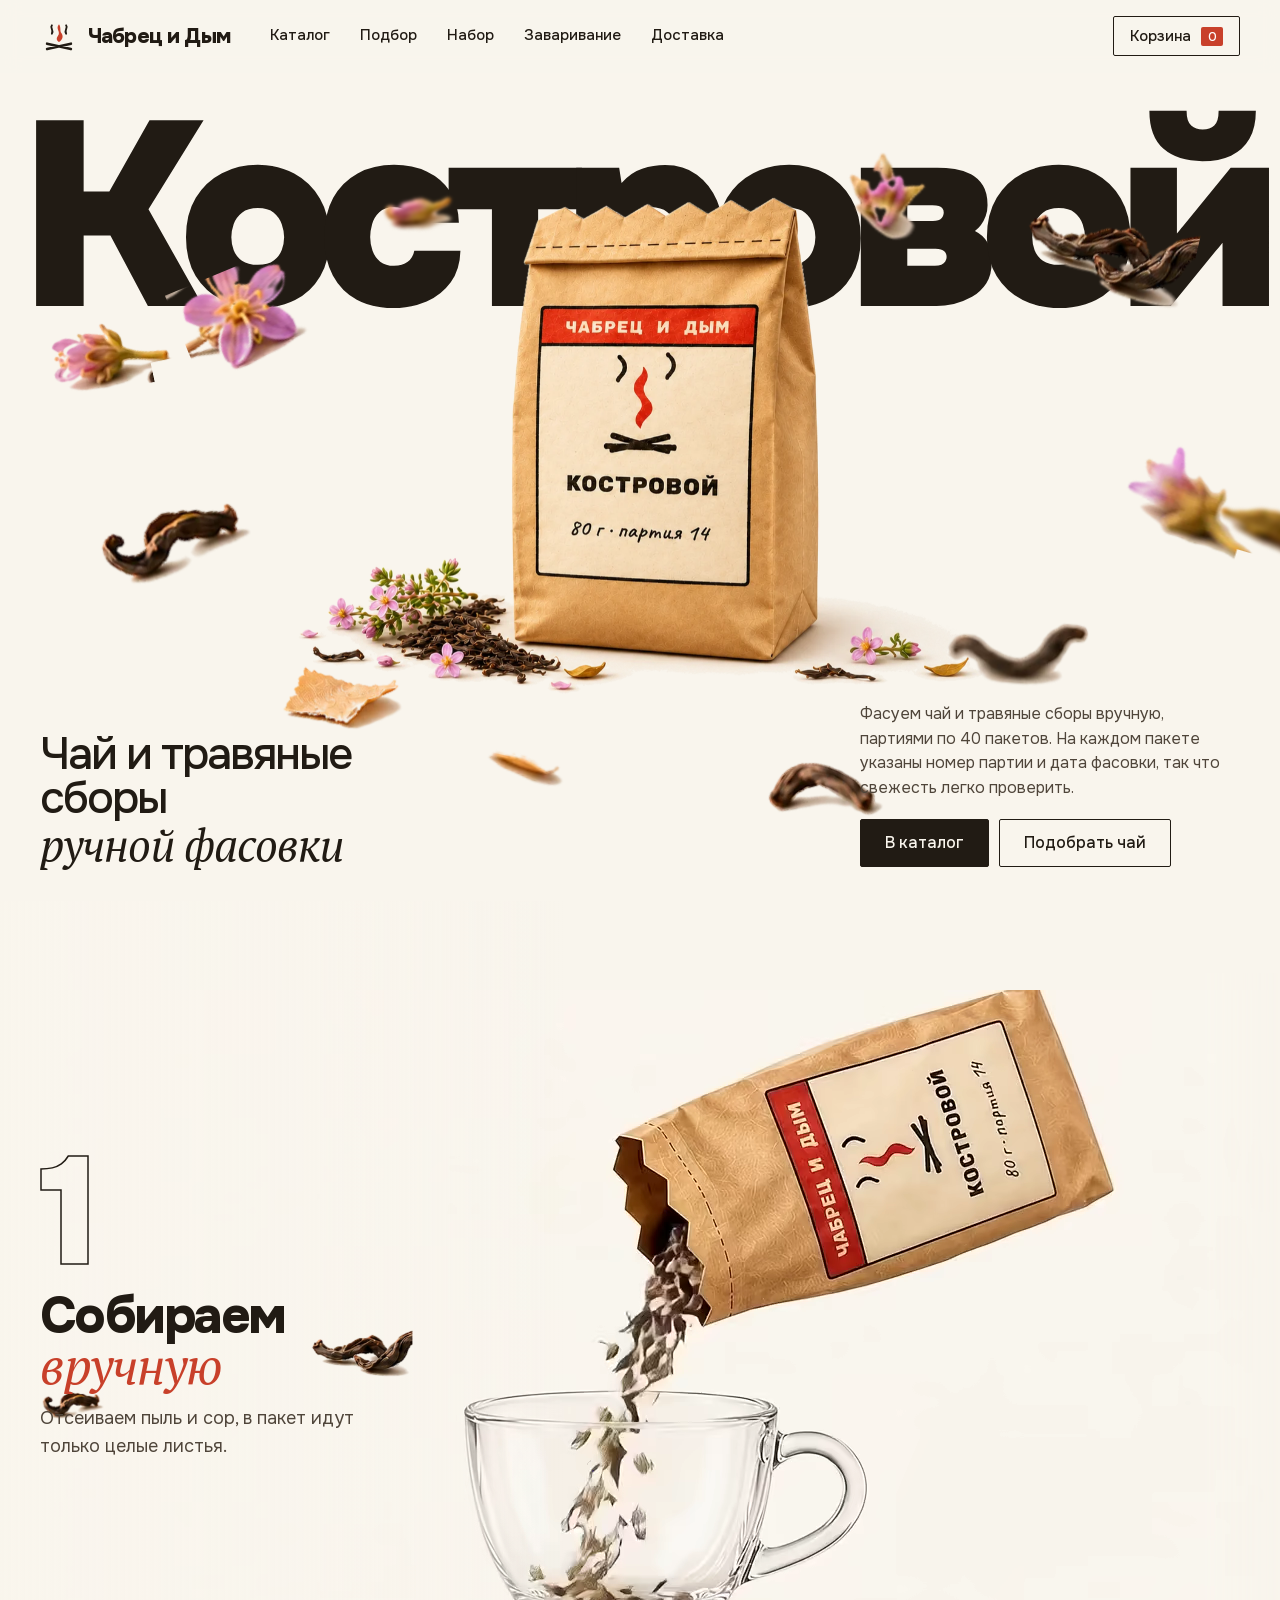
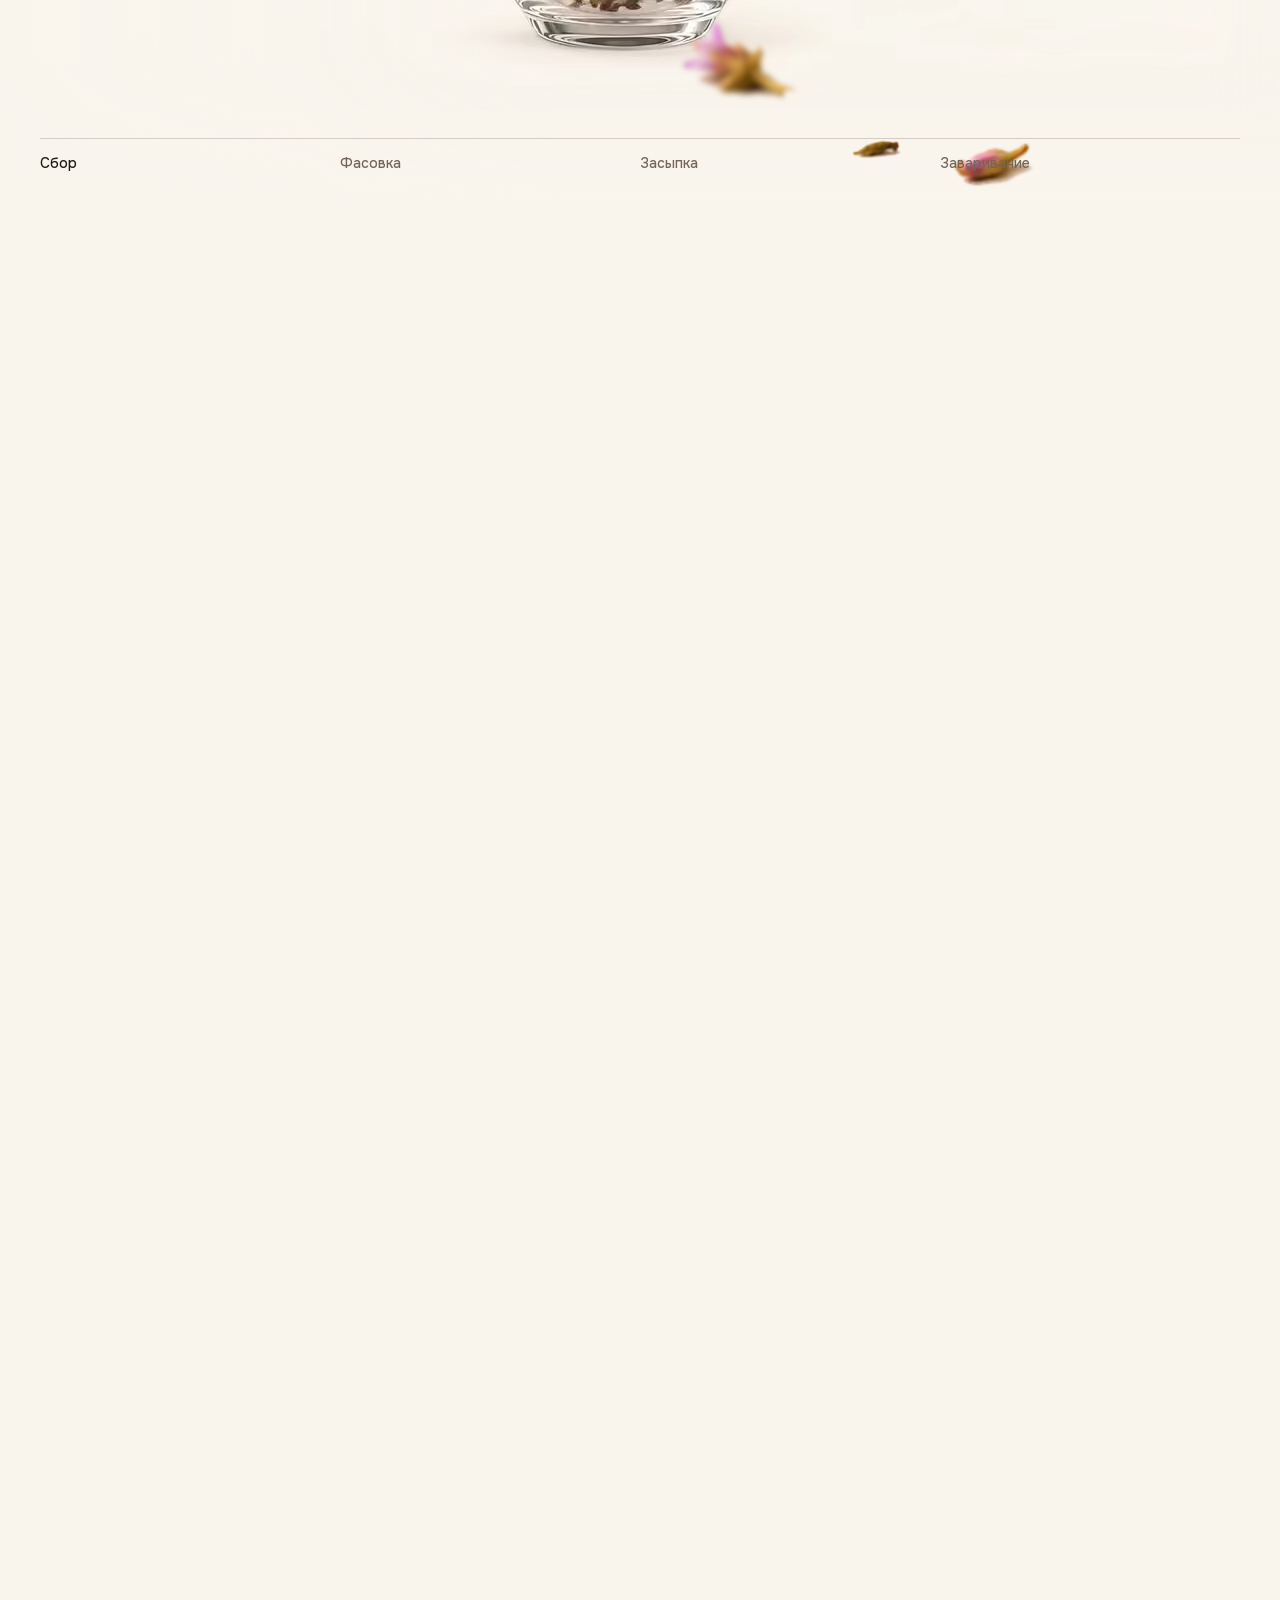
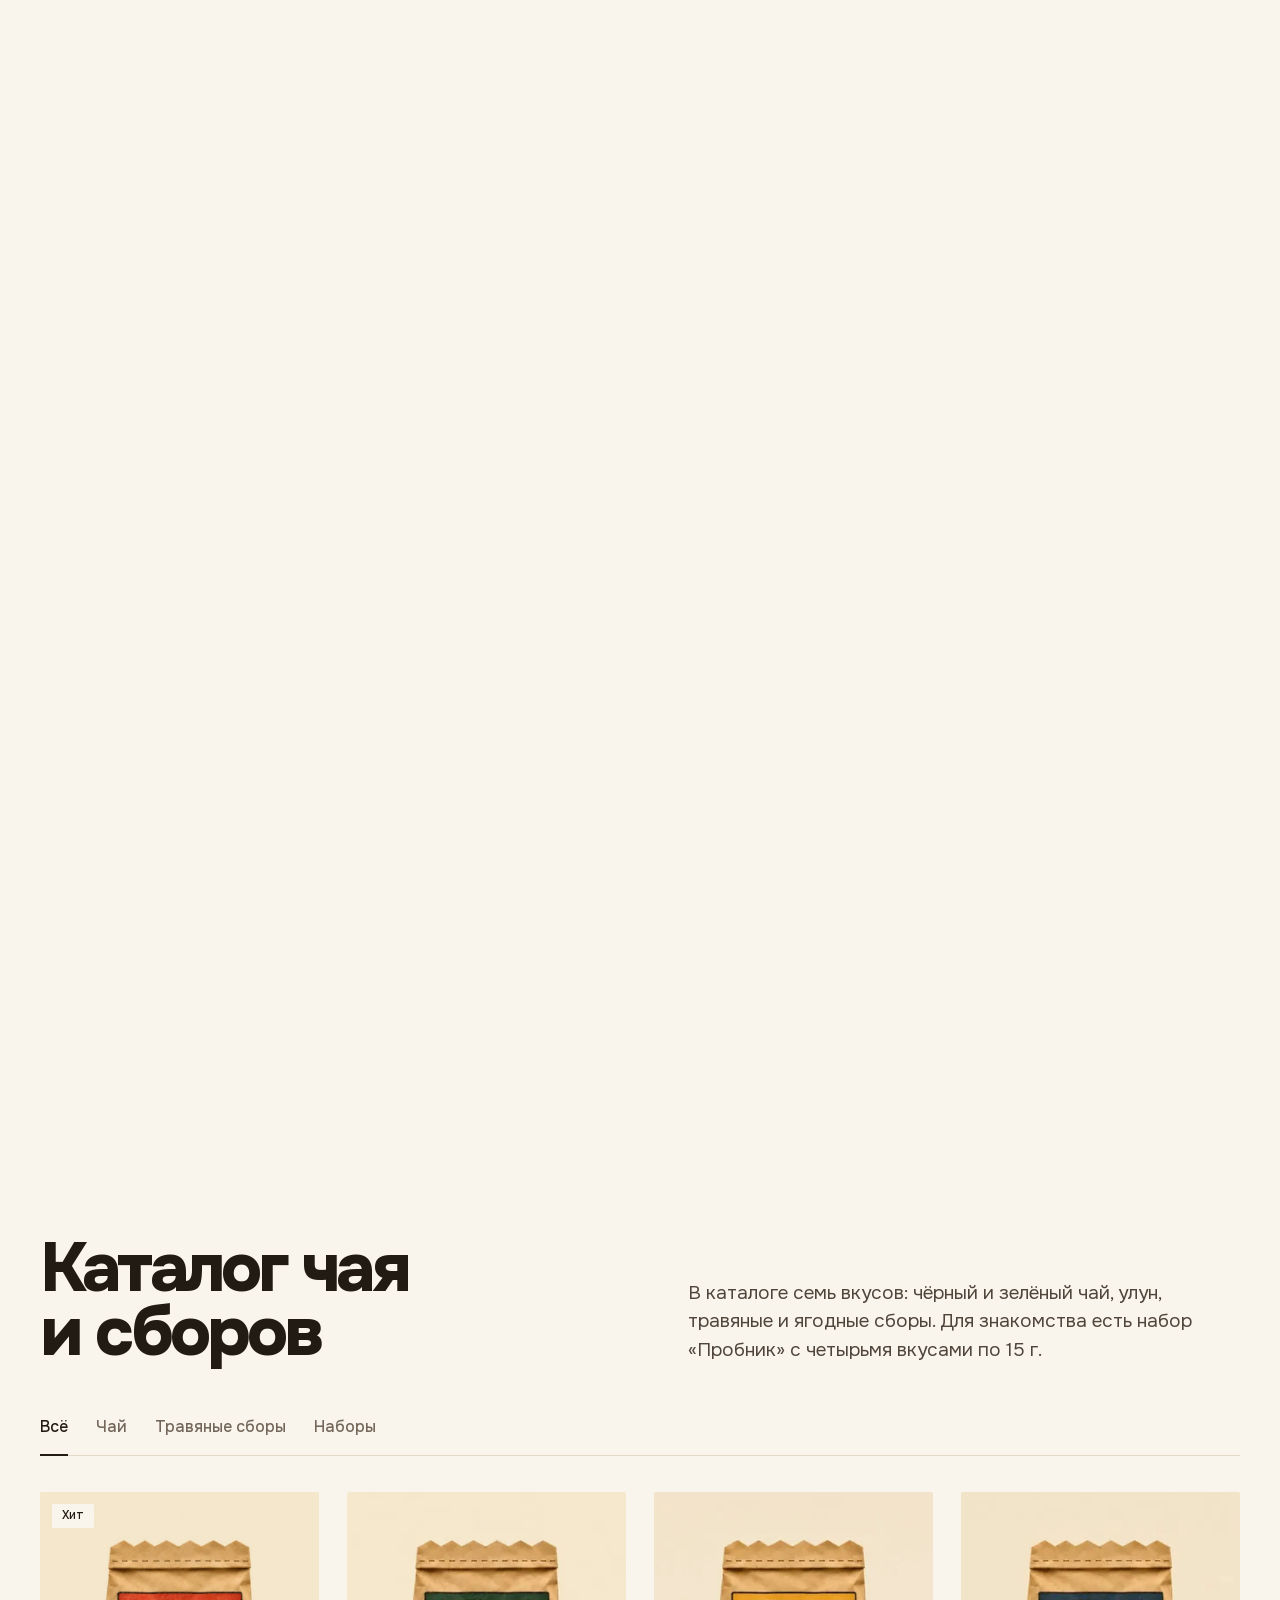
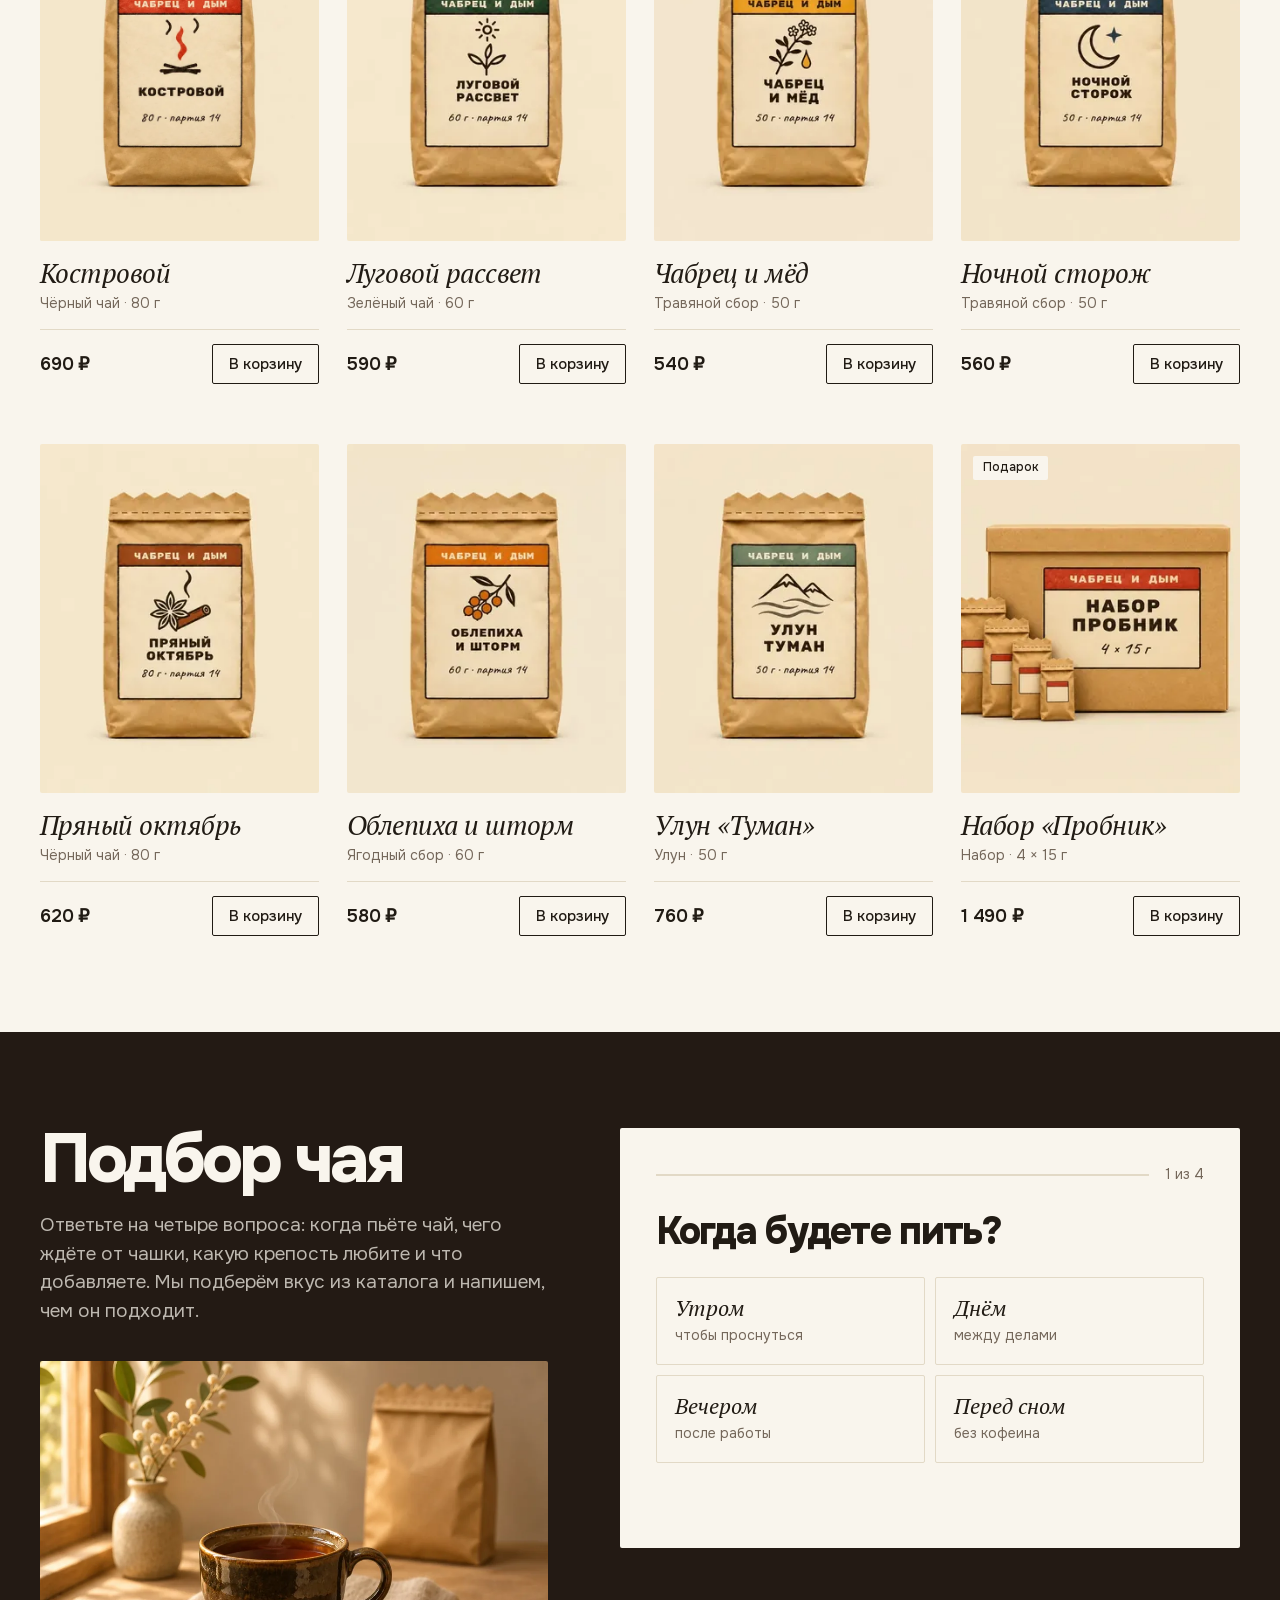
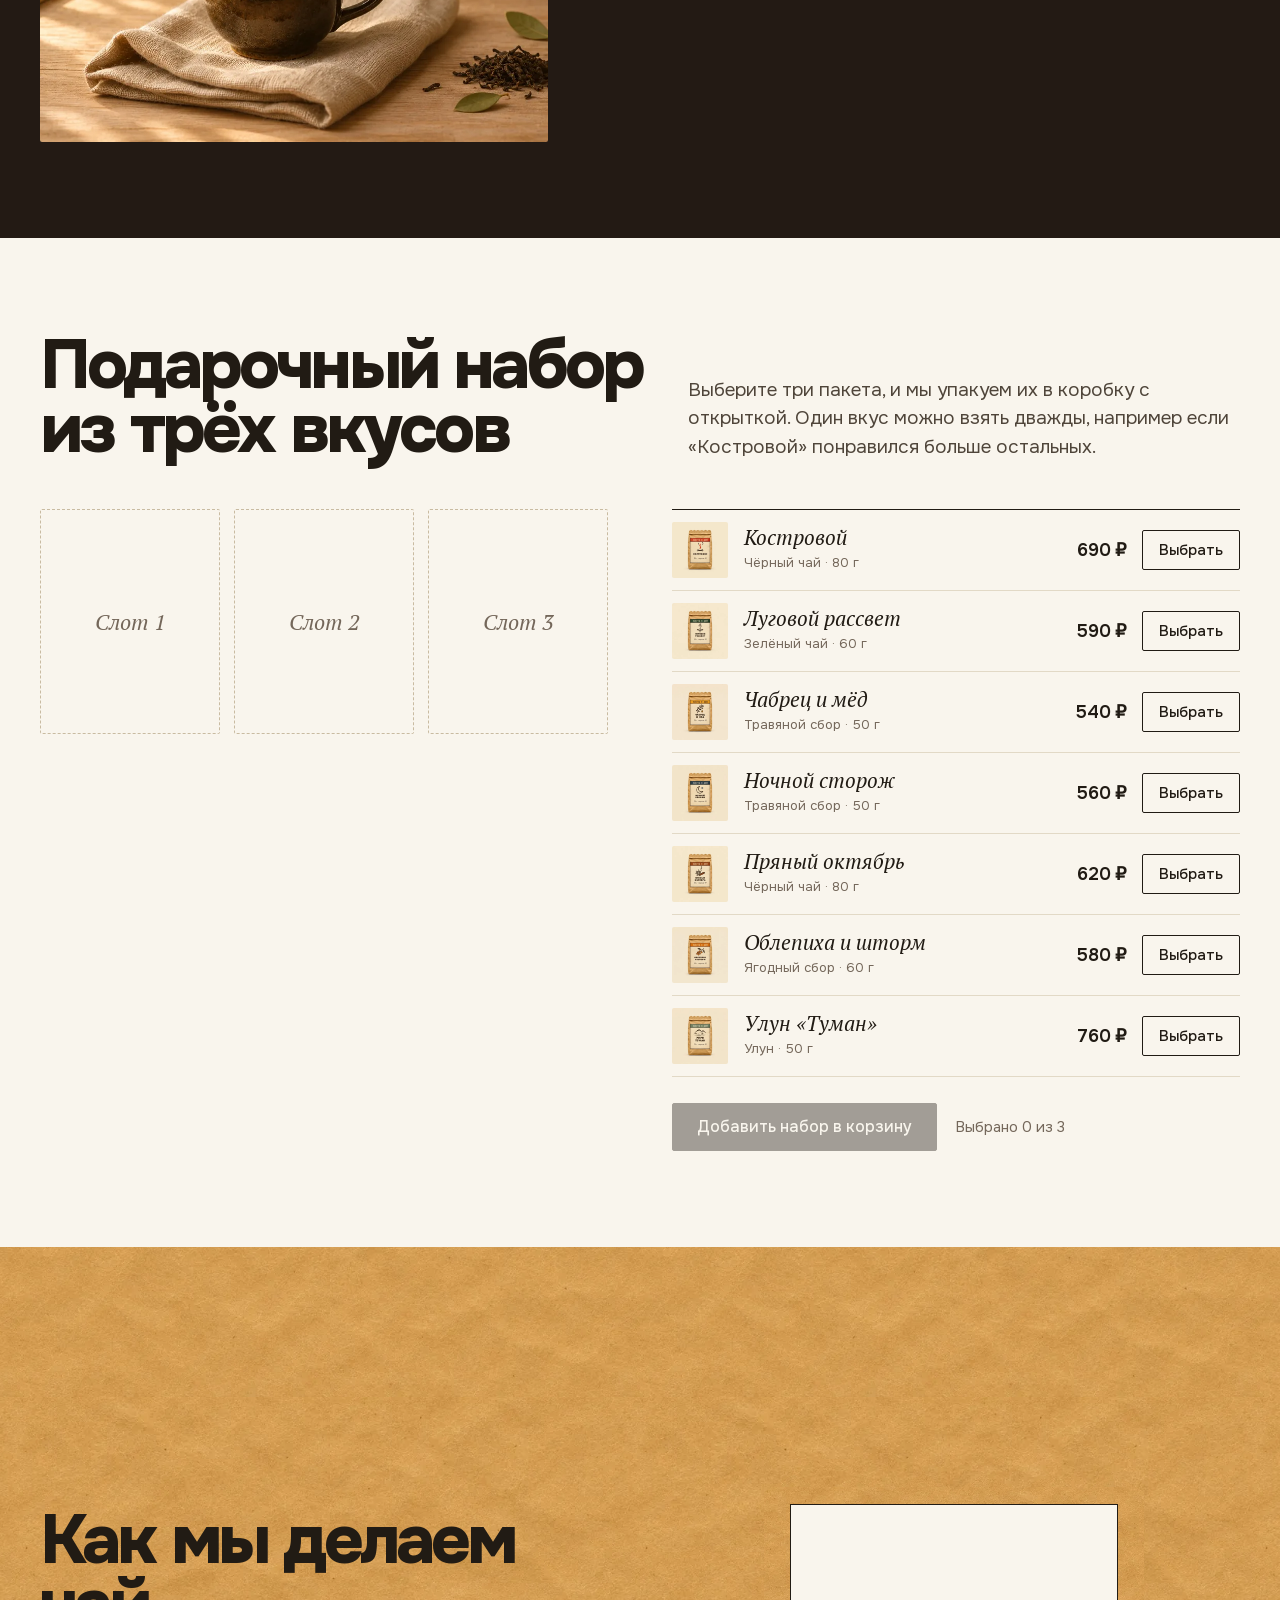
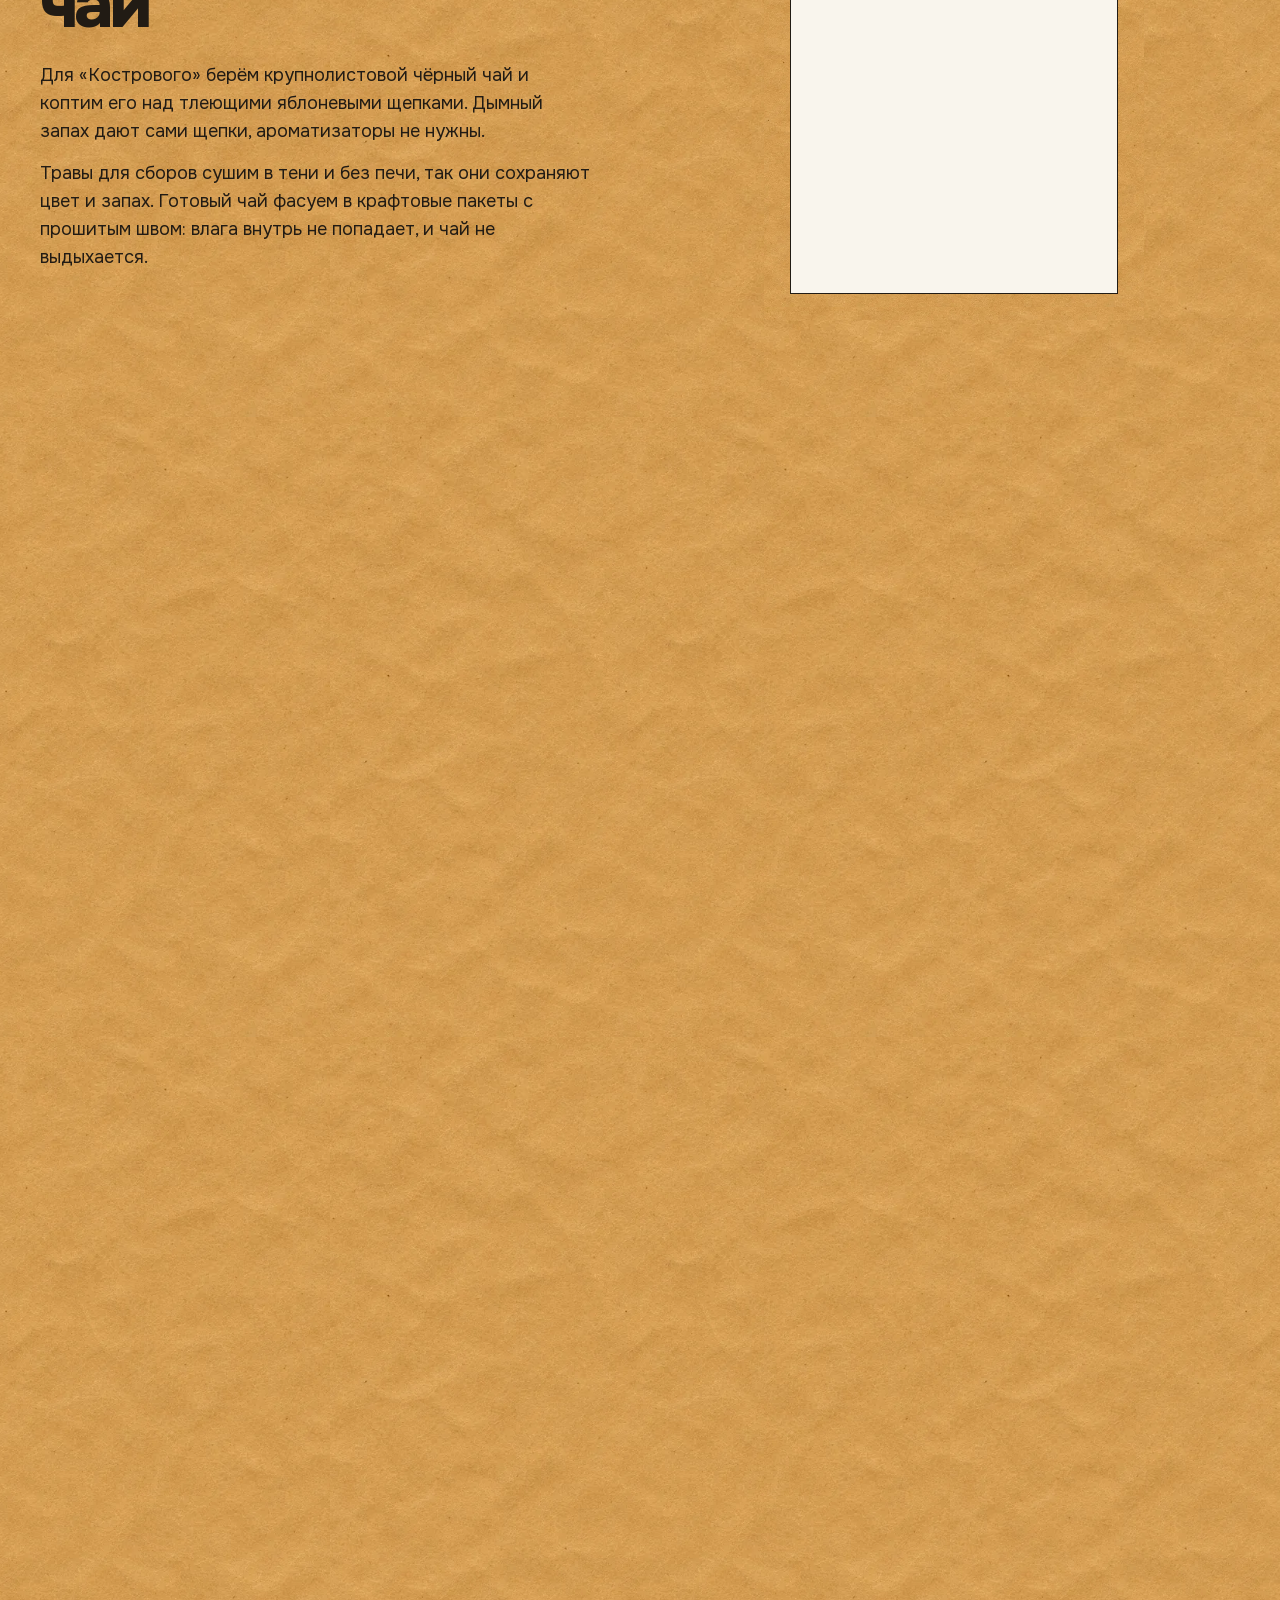
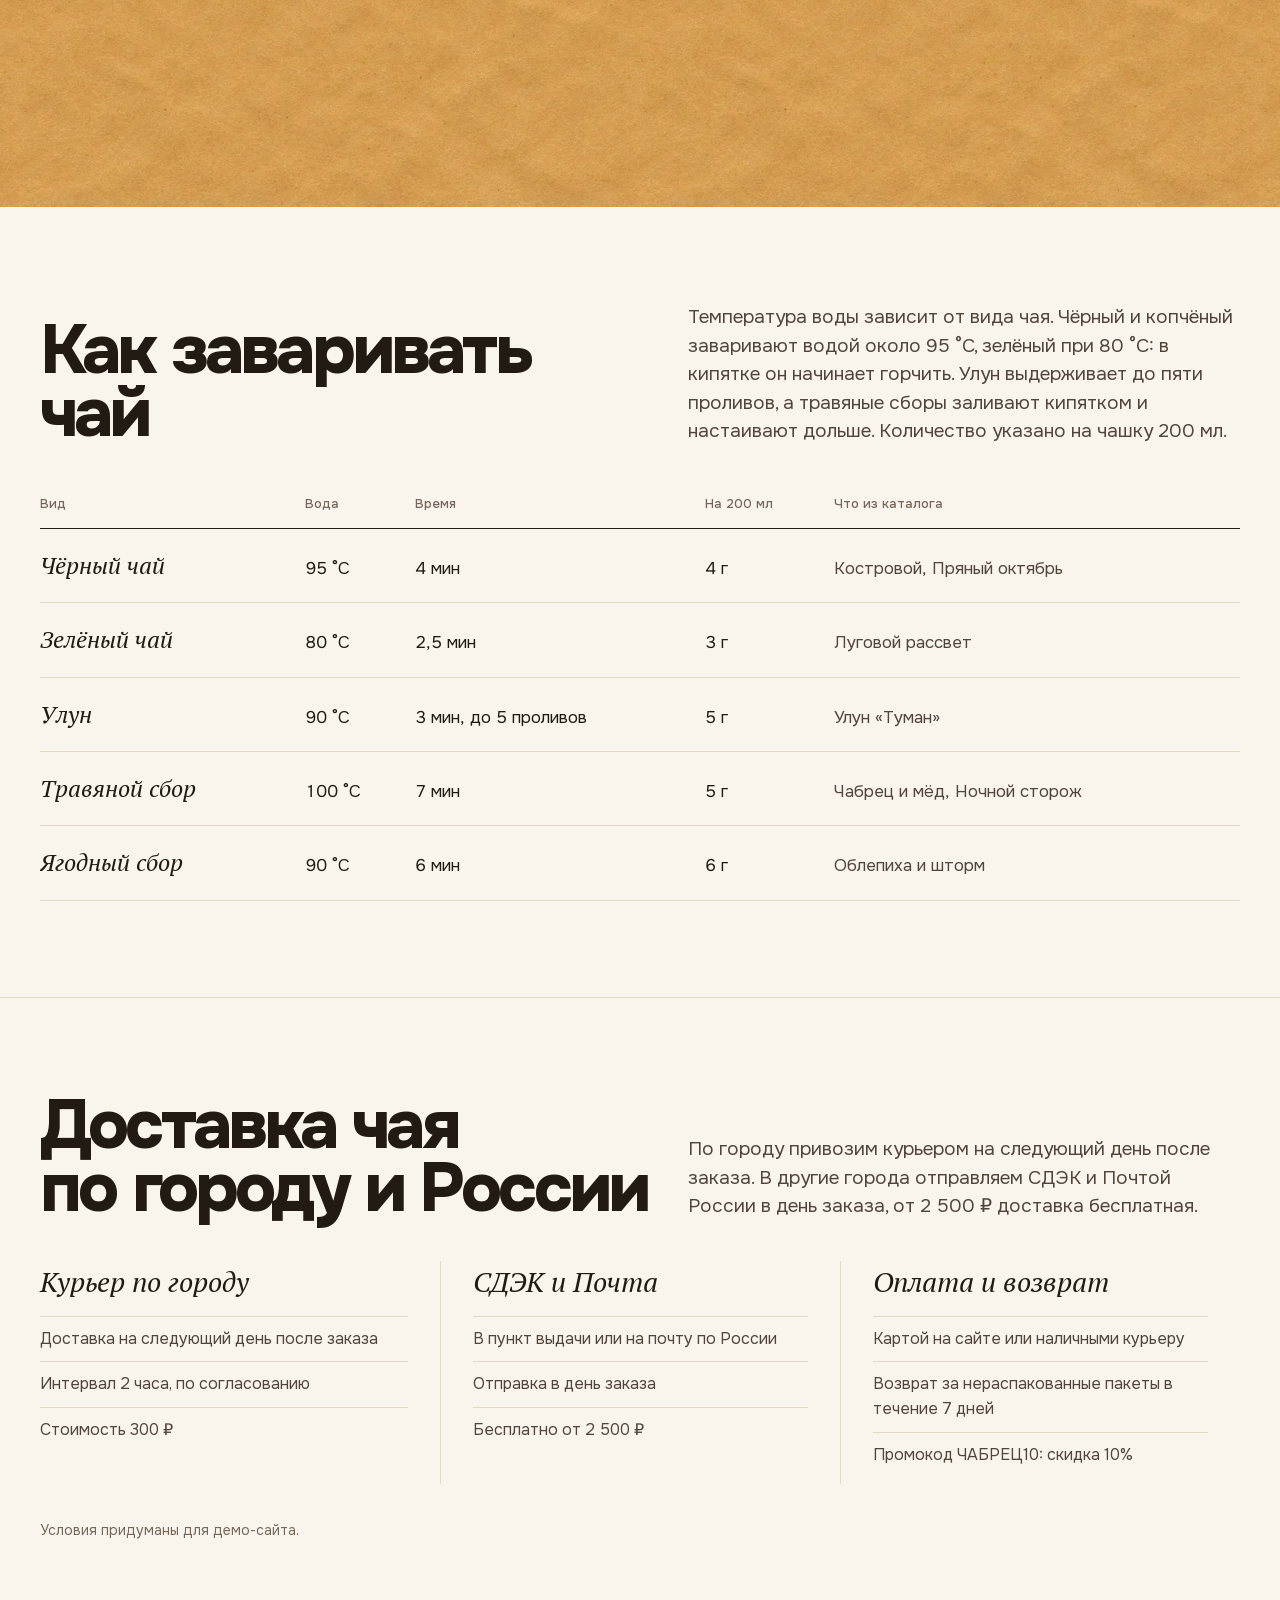
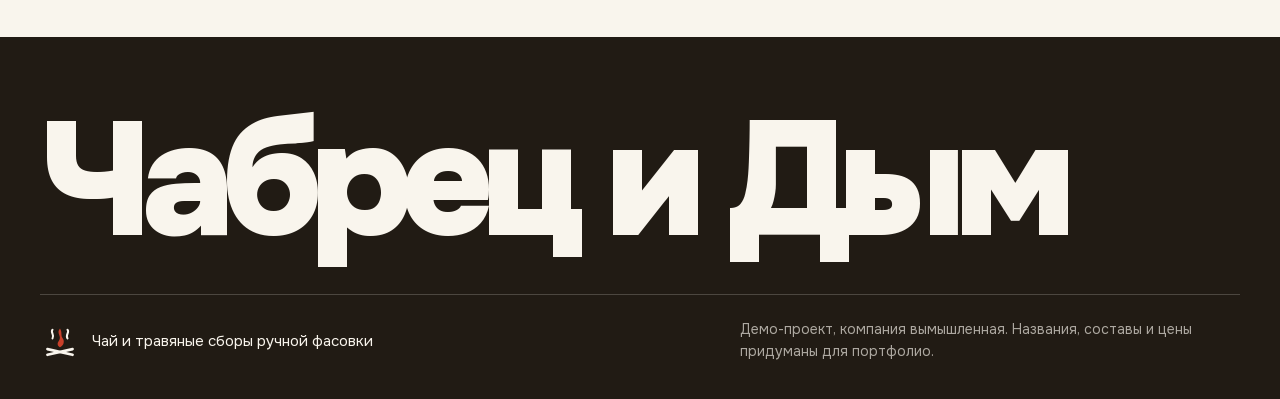
<file: index.html>
<!doctype html>
<html lang="ru">
<head>
<meta charset="utf-8">
<meta name="viewport" content="width=device-width, initial-scale=1">
<title>Чабрец и Дым — чай и травяные сборы</title>
<!--seo-->
<meta name="description" content="Чёрный чай, травяные и ягодные сборы ручной фасовки в крафтовых пакетах. «Костровой» копчёный над яблоневыми щепками. Демо-сайт, компания вымышленная.">
<link rel="canonical" href="https://souwerop-lab.github.io/chabrets-i-dym/index.html">
<meta property="og:type" content="website">
<meta property="og:locale" content="ru_RU">
<meta property="og:site_name" content="Чабрец и Дым">
<meta property="og:title" content="Чабрец и Дым — чай и травяные сборы ручной фасовки">
<meta property="og:description" content="Чёрный чай, травяные и ягодные сборы ручной фасовки в крафтовых пакетах. «Костровой» копчёный над яблоневыми щепками. Демо-сайт, компания вымышленная.">
<meta property="og:image" content="https://souwerop-lab.github.io/chabrets-i-dym/assets/og.jpg">
<meta property="og:image:width" content="1200"><meta property="og:image:height" content="630">
<meta name="twitter:card" content="summary_large_image">
<meta name="theme-color" content="#f9f5ed">
<script type="application/ld+json">{"@context":"https://schema.org","@graph":[{"@type":"Organization","name":"Чабрец и Дым","url":"https://souwerop-lab.github.io/chabrets-i-dym/index.html","logo":"https://souwerop-lab.github.io/chabrets-i-dym/assets/og.jpg"},{"@type":"ItemList","name":"Каталог","itemListElement":[{"@type":"ListItem","position":1,"url":"https://souwerop-lab.github.io/chabrets-i-dym/products/kostrovoy.html","name":"Костровой"},{"@type":"ListItem","position":2,"url":"https://souwerop-lab.github.io/chabrets-i-dym/products/lugovoy.html","name":"Луговой рассвет"},{"@type":"ListItem","position":3,"url":"https://souwerop-lab.github.io/chabrets-i-dym/products/chabrets.html","name":"Чабрец и мёд"},{"@type":"ListItem","position":4,"url":"https://souwerop-lab.github.io/chabrets-i-dym/products/storozh.html","name":"Ночной сторож"},{"@type":"ListItem","position":5,"url":"https://souwerop-lab.github.io/chabrets-i-dym/products/oktyabr.html","name":"Пряный октябрь"},{"@type":"ListItem","position":6,"url":"https://souwerop-lab.github.io/chabrets-i-dym/products/oblepiha.html","name":"Облепиха и шторм"},{"@type":"ListItem","position":7,"url":"https://souwerop-lab.github.io/chabrets-i-dym/products/tuman.html","name":"Улун «Туман»"},{"@type":"ListItem","position":8,"url":"https://souwerop-lab.github.io/chabrets-i-dym/products/probnik.html","name":"Набор «Пробник»"}]}]}</script>
<!--/seo-->
<link rel="preload" href="assets/fonts/Onest-normal-cyrillic-0.woff2" as="font" type="font/woff2" crossorigin>
<link rel="preload" href="assets/fonts/Onest-normal-latin-1.woff2" as="font" type="font/woff2" crossorigin>
<link rel="preload" href="assets/cut/hero-pack-560.webp" as="image" media="(max-width: 900px)">
<link rel="preload" href="assets/cut/hero-pack.webp" as="image" media="(min-width: 901px)">
<link rel="icon" href="assets/favicon.svg" type="image/svg+xml">
<link rel="stylesheet" href="assets/fonts.css?v=mwq3lc2l">
<link rel="stylesheet" href="style.css?v=mwq3lc2l">
</head>
<body>
<a class="skip" href="#main">К содержанию</a>

<svg width="0" height="0" style="position:absolute" aria-hidden="true" focusable="false">
  <defs>
    <symbol id="fire" viewBox="0 0 64 64">
      <path d="M20 14c-4 4 4 8 0 14M44 14c4 4-4 8 0 14" fill="none" stroke="currentColor" stroke-width="3.2" stroke-linecap="round"/>
      <path d="M32 12c-7 8 4 12-2 20-3 4-2 8 2 10 6-3 8-10 4-15-3-4 0-9-4-15z" fill="#c8402a"/>
      <path d="M12 54l40-9M12 45l40 9" stroke="currentColor" stroke-width="4.5" stroke-linecap="round"/>
    </symbol>
    <symbol id="leaf" viewBox="0 0 24 40">
      <path d="M12 1C2 12 2 28 12 39 22 28 22 12 12 1z" fill="currentColor"/>
    </symbol>
  </defs>
</svg>

<header class="top" id="top">
  <div class="wrap top-in">
    <a class="logo" href="./" id="logoTop" aria-label="Чабрец и Дым — наверх">
      <svg viewBox="0 0 64 64" aria-hidden="true"><use href="#fire"/></svg>
      <span>Чабрец и Дым</span>
    </a>
    <nav class="nav" id="nav" aria-label="Разделы">
      <a href="#catalog">Каталог</a>
      <a href="#quiz">Подбор</a>
      <a href="#set">Набор</a>
      <a href="#brew">Заваривание</a>
      <a href="#delivery">Доставка</a>
    </nav>
    <div class="top-act">
      <button class="cart-btn" id="cartOpen">Корзина <span class="cart-count" id="cartCount">0</span></button>
      <button class="menu-btn" id="menuBtn" aria-label="Меню" aria-expanded="false">Меню</button>
    </div>
  </div>
</header>

<main id="main">

<!-- ПЕРВЫЙ ЭКРАН -->
<section class="hero" id="hero">
  <div class="hero-word" id="heroWord" aria-hidden="true">Костровой</div>
  <div class="hero-floats" id="heroFloats" aria-hidden="true"></div>
  <img class="hero-pack" id="heroPack" src="assets/cut/hero-pack.webp" srcset="assets/cut/hero-pack-560.webp 560w, assets/cut/hero-pack.webp 1128w" sizes="(max-width: 900px) 118vw, 60vh" width="1128" height="819" alt="Пакет чая «Костровой» ручной фасовки, рядом рассыпанный чай и веточки чабреца" fetchpriority="high">
  <div class="wrap hero-bottom">
    <h1 class="hero-title">Чай и травяные сборы <em>ручной фасовки</em></h1>
    <div class="hero-side">
      <p>Фасуем чай и травяные сборы вручную, партиями по 40 пакетов. На каждом пакете указаны номер партии и дата фасовки, так что свежесть легко проверить.</p>
      <div class="hero-actions">
        <a class="btn btn-dark" href="#catalog">В каталог</a>
        <a class="btn btn-line" href="#quiz">Подобрать чай</a>
      </div>
    </div>
  </div>
</section>

<!-- ИСТОРИЯ: видео на весь экран идёт по прокрутке -->
<section class="story" id="story" aria-label="Как делается чай «Костровой»">
  <div class="story-track" id="storyTrack">
    <div class="story-sticky">
      <video class="story-video" id="storyVideo" muted playsinline preload="auto" poster="assets/video/story-poster.webp" aria-label="Чай собирают, фасуют в крафтовый пакет и заваривают"></video>
      <div class="story-shade" aria-hidden="true"></div>
      <div class="story-floats" id="storyFloats" aria-hidden="true"></div>
      <ol class="story-steps" id="storySteps">
        <li class="story-step" data-from="0" data-to=".255">
          <span class="story-n">1</span>
          <h2>Собираем <em>вручную</em></h2>
          <p>Отсеиваем пыль и сор, в пакет идут только целые листья.</p>
        </li>
        <li class="story-step" data-from=".255" data-to=".508">
          <span class="story-n">2</span>
          <h2>Фасуем <em>в крафт</em></h2>
          <p>Шов прошиваем, чтобы чай не выдыхался. На пакете номер партии и дата фасовки.</p>
        </li>
        <li class="story-step" data-from=".508" data-to=".762">
          <span class="story-n">3</span>
          <h2>4 г <em>на чашку</em></h2>
          <p>Чайная ложка с горкой на 200 мл воды.</p>
        </li>
        <li class="story-step" data-from=".762" data-to="1.01">
          <span class="story-n">4</span>
          <h2>95 °C, <em>4 минуты</em></h2>
          <p>После кипения дайте воде постоять минуту. Дольше пяти минут чай начинает горчить.</p>
        </li>
      </ol>
      <div class="story-bar" aria-hidden="true">
        <span>Сбор</span><span>Фасовка</span><span>Засыпка</span><span>Заваривание</span>
        <i class="story-fill" id="storyFill"></i>
      </div>
      <aside class="story-card" id="storyCard">
        <img src="assets/pack-kostrovoy.webp" width="1000" height="1000" alt="Пакет чая «Костровой»" loading="lazy">
        <div>
          <h3><em>Костровой</em></h3>
          <p class="story-card-meta">Чёрный чай, копчение яблоневыми щепками · 80 г</p>
          <div class="story-card-act"><b class="price">690 ₽</b><button class="btn btn-dark btn-sm" id="storyAdd">В корзину</button></div>
        </div>
      </aside>
    </div>
  </div>
</section>

<!-- КАТАЛОГ -->
<section class="sec" id="catalog" data-label="Каталог">
  <div class="wrap">
    <div class="sec-head">
      <h2>Каталог чая и&nbsp;сборов</h2>
      <p class="lede">В каталоге семь вкусов: чёрный и зелёный чай, улун, травяные и ягодные сборы. Для знакомства есть набор «Пробник» с четырьмя вкусами по 15 г.</p>
    </div>
    <div class="filters" id="filters" role="tablist" aria-label="Категории"></div>
    <div class="grid" id="grid"></div>
  </div>
</section>

<!-- ПОДБОР (тёмная полоса) -->
<section class="sec sec-smoke" id="quiz" data-label="Подбор чая">
  <div class="wrap quiz-in">
    <div class="sec-head">
      <h2>Подбор чая</h2>
      <p class="lede">Ответьте на четыре вопроса: когда пьёте чай, чего ждёте от чашки, какую крепость любите и что добавляете. Мы подберём вкус из каталога и напишем, чем он подходит.</p>
      <figure class="quiz-photo"><img src="assets/mood-cup.webp" width="1000" height="750" alt="Чашка чёрного чая на льняной салфетке" loading="lazy">
        <div class="steam" aria-hidden="true"><i></i><i></i><i></i></div></figure>
    </div>
    <div class="quiz-card" id="quizCard" aria-live="polite"></div>
  </div>
</section>

<!-- НАБОР -->
<section class="sec" id="set" data-label="Набор из трёх">
  <div class="wrap">
    <div class="sec-head">
      <h2>Подарочный набор из&nbsp;трёх вкусов</h2>
      <p class="lede">Выберите три пакета, и мы упакуем их в коробку с открыткой. Один вкус можно взять дважды, например если «Костровой» понравился больше остальных.</p>
    </div>
    <div class="set-in">
      <div class="slots" id="slots"></div>
      <div class="set-side">
        <div class="pick" id="pick" aria-label="Вкусы для набора"></div>
        <div class="set-act"><button class="btn btn-dark" id="setAdd" disabled>Добавить набор в корзину</button><span class="set-hint" id="setHint">Выбрано 0 из 3</span></div>
      </div>
    </div>
  </div>
</section>

<!-- О ЧАЕ (крафтовая полоса): на этикетке при прокрутке «пропечатываются» строки, в конце ставится штамп -->
<section class="flip sec-kraft" id="about">
  <div class="flip-track" id="flipTrack">
    <div class="flip-sticky">
      <div class="wrap flip-in">
        <div class="flip-text">
          <h2>Как мы делаем чай</h2>
          <p>Для «Кострового» берём крупнолистовой чёрный чай и коптим его над тлеющими яблоневыми щепками. Дымный запах дают сами щепки, ароматизаторы не нужны.</p>
          <p>Травы для сборов сушим в тени и без печи, так они сохраняют цвет и запах. Готовый чай фасуем в крафтовые пакеты с прошитым швом: влага внутрь не попадает, и чай не выдыхается.</p>
        </div>
        <div class="flip-stage" id="flipStage">
          <div class="leaves" id="leaves" aria-hidden="true"></div>
          <div class="pack3d" id="pack3d">
            <div class="face back" aria-label="Обратная сторона: состав и заваривание">
              <div class="back-card">
                <h3 class="pr">Костровой</h3>
                <dl>
                  <div class="pr"><dt>Состав</dt><dd>чёрный чай, копчение яблоневыми щепками</dd></div>
                  <div class="pr"><dt>Заваривание</dt><dd>95 °C, 4 мин, 4 г на 200 мл</dd></div>
                  <div class="pr"><dt>Вес</dt><dd>80 г</dd></div>
                  <div class="pr"><dt>Партия</dt><dd>№ 14, дата фасовки на пакете</dd></div>
                </dl>
                <p class="back-note pr">Хранить в сухом месте</p>
                <div class="stamp-mark" aria-hidden="true">Партия<br><b>№&nbsp;14</b></div>
              </div>
            </div>
          </div>
        </div>
      </div>
    </div>
  </div>
</section>

<!-- ЗАВАРИВАНИЕ -->
<section class="sec" id="brew" data-label="Заваривание">
  <div class="wrap">
    <div class="sec-head">
      <h2>Как заваривать чай</h2>
      <p class="lede">Температура воды зависит от вида чая. Чёрный и копчёный заваривают водой около 95 °C, зелёный при 80 °C: в кипятке он начинает горчить. Улун выдерживает до пяти проливов, а травяные сборы заливают кипятком и настаивают дольше. Количество указано на чашку 200 мл.</p>
    </div>
    <div class="table-wrap">
      <table class="tbl">
        <thead><tr><th>Вид</th><th>Вода</th><th>Время</th><th>На 200 мл</th><th>Что из каталога</th></tr></thead>
        <tbody id="brewRows"></tbody>
      </table>
    </div>
  </div>
</section>

<!-- ДОСТАВКА -->
<section class="sec sec-line" id="delivery" data-label="Доставка и оплата">
  <div class="wrap">
    <div class="sec-head">
      <h2>Доставка чая по&nbsp;городу и&nbsp;России</h2>
      <p class="lede">По городу привозим курьером на следующий день после заказа. В другие города отправляем СДЭК и Почтой России в день заказа, от 2 500 ₽ доставка бесплатная.</p>
    </div>
    <div class="cols3">
      <div class="col">
        <h3>Курьер по городу</h3>
        <ul class="dash">
          <li>Доставка на следующий день после заказа</li>
          <li>Интервал 2 часа, по согласованию</li>
          <li>Стоимость 300 ₽</li>
        </ul>
      </div>
      <div class="col">
        <h3>СДЭК и Почта</h3>
        <ul class="dash">
          <li>В пункт выдачи или на почту по России</li>
          <li>Отправка в день заказа</li>
          <li>Бесплатно от 2 500 ₽</li>
        </ul>
      </div>
      <div class="col">
        <h3>Оплата и возврат</h3>
        <ul class="dash">
          <li>Картой на сайте или наличными курьеру</li>
          <li>Возврат за нераспакованные пакеты в течение 7 дней</li>
          <li>Промокод ЧАБРЕЦ10: скидка 10%</li>
        </ul>
      </div>
    </div>
    <p class="fine">Условия придуманы для демо-сайта.</p>
  </div>
</section>

</main>

<footer class="foot">
  <div class="wrap foot-in">
    <div class="foot-word" aria-hidden="true">Чабрец и Дым</div>
    <div class="foot-row">
      <div class="foot-brand">
        <svg viewBox="0 0 64 64" aria-hidden="true"><use href="#fire"/></svg>
        <span>Чай и травяные сборы ручной фасовки</span>
      </div>
      <p>Демо-проект, компания вымышленная. Названия, составы и цены придуманы для портфолио.</p>
    </div>
  </div>
</footer>

<div class="modal" id="pm" role="dialog" aria-modal="true" aria-labelledby="pmTitle" hidden>
  <div class="modal-box" id="pmBox"></div>
</div>

<div class="overlay" id="overlay"></div>
<aside class="drawer" id="drawer" aria-label="Корзина" aria-hidden="true">
  <div class="drawer-head">
    <h2 id="drawerTitle">Корзина</h2>
    <button class="x" id="cartClose" aria-label="Закрыть">Закрыть</button>
  </div>
  <div class="drawer-body" id="drawerBody"></div>
</aside>
<div class="toast" id="toast" role="status"></div>

<script src="assets/vendor/lenis.min.js?v=mwq3lc2l"></script>
<script src="app.js?v=mwq3lc2l"></script>
</body>
</html>
</file>
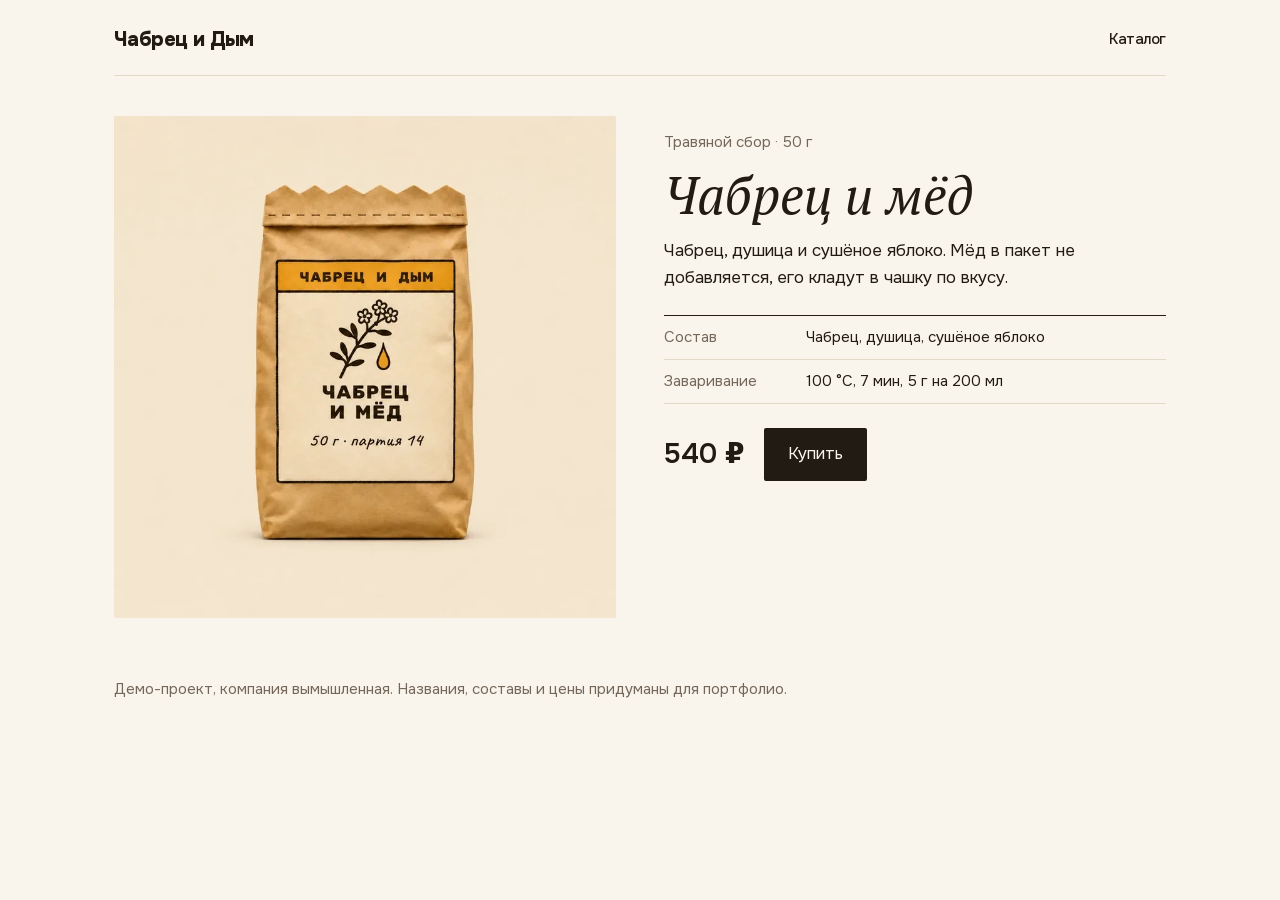
<file: products/chabrets.html>
<!doctype html>
<html lang="ru"><head><meta charset="utf-8"><meta name="viewport" content="width=device-width, initial-scale=1">
<title>Чабрец и мёд — Травяной сбор · Чабрец и Дым</title>
<meta name="description" content="Чабрец, душица и сушёное яблоко. Мёд в пакет не добавляется, его кладут в чашку по вкусу.">
<link rel="canonical" href="https://souwerop-lab.github.io/chabrets-i-dym/products/chabrets.html">
<meta property="og:type" content="product"><meta property="og:title" content="Чабрец и мёд · Чабрец и Дым">
<meta property="og:description" content="Чабрец, душица и сушёное яблоко. Мёд в пакет не добавляется, его кладут в чашку по вкусу."><meta property="og:image" content="https://souwerop-lab.github.io/chabrets-i-dym/assets/pack-chabrets.webp">
<link rel="stylesheet" href="../assets/fonts.css?v=mwq3lc2l">
<style>:root{--bg:#f9f5ed;--ink:#211b14;--accent:#c8402a;--line:#e2d9c6}
*{box-sizing:border-box}body{margin:0;background:var(--bg);color:var(--ink);font:400 17px/1.55 "Onest", system-ui, sans-serif}
.w{max-width:1100px;margin:0 auto;padding:24px 24px 80px}a{color:var(--accent)}header{display:flex;justify-content:space-between;align-items:center;padding-bottom:20px;border-bottom:1px solid var(--line)}
header a{color:var(--ink);text-decoration:none;font-weight:800;letter-spacing:-.03em;font-size:20px}.g{display:grid;grid-template-columns:1fr 1fr;gap:48px;margin-top:40px;align-items:start}
img{width:100%;height:auto;border-radius:2px;background:#efe6d3}h1{font:italic 400 52px/1 "PT Serif", Georgia, serif;margin:6px 0 16px}.k{color:#74675a;font-size:15px}
dl{border-top:1px solid var(--ink);margin:24px 0}dl div{display:grid;grid-template-columns:130px 1fr;gap:12px;padding:10px 0;border-bottom:1px solid var(--line);font-size:15px}dt{color:#74675a}dd{margin:0}
.b{display:flex;align-items:center;gap:20px;flex-wrap:wrap}.p{font-size:28px;font-weight:600}.btn{display:inline-flex;padding:13px 24px;background:var(--ink);color:var(--bg);text-decoration:none;border-radius:2px}
@media(max-width:760px){.g{grid-template-columns:1fr;gap:24px}h1{font-size:38px}}</style>
<script type="application/ld+json">{"@context":"https://schema.org","@type":"Product","name":"Чабрец и мёд","description":"Чабрец, душица и сушёное яблоко. Мёд в пакет не добавляется, его кладут в чашку по вкусу.","image":"https://souwerop-lab.github.io/chabrets-i-dym/assets/pack-chabrets.webp","brand":{"@type":"Brand","name":"Чабрец и Дым"},"offers":{"@type":"Offer","price":540,"priceCurrency":"RUB","availability":"https://schema.org/InStock","url":"https://souwerop-lab.github.io/chabrets-i-dym/products/chabrets.html"}}</script>
</head><body><div class="w">
<header><a href="../index.html">Чабрец и Дым</a><a href="../index.html#catalog" style="font-weight:500;font-size:15px">Каталог</a></header>
<main class="g"><img src="../assets/pack-chabrets.webp" width="800" height="800" alt="Чабрец и мёд, 50 г">
<div><p class="k">Травяной сбор · 50 г</p><h1>Чабрец и мёд</h1><p>Чабрец, душица и сушёное яблоко. Мёд в пакет не добавляется, его кладут в чашку по вкусу.</p>
<dl><div><dt>Состав</dt><dd>Чабрец, душица, сушёное яблоко</dd></div><div><dt>Заваривание</dt><dd>100 °C, 7 мин, 5 г на 200 мл</dd></div></dl>
<div class="b"><span class="p">540 ₽</span><a class="btn" href="../index.html#product-chabrets">Купить</a></div></div></main>
<p class="k" style="margin-top:60px">Демо-проект, компания вымышленная. Названия, составы и цены придуманы для портфолио.</p>
</div></body></html>
</file>
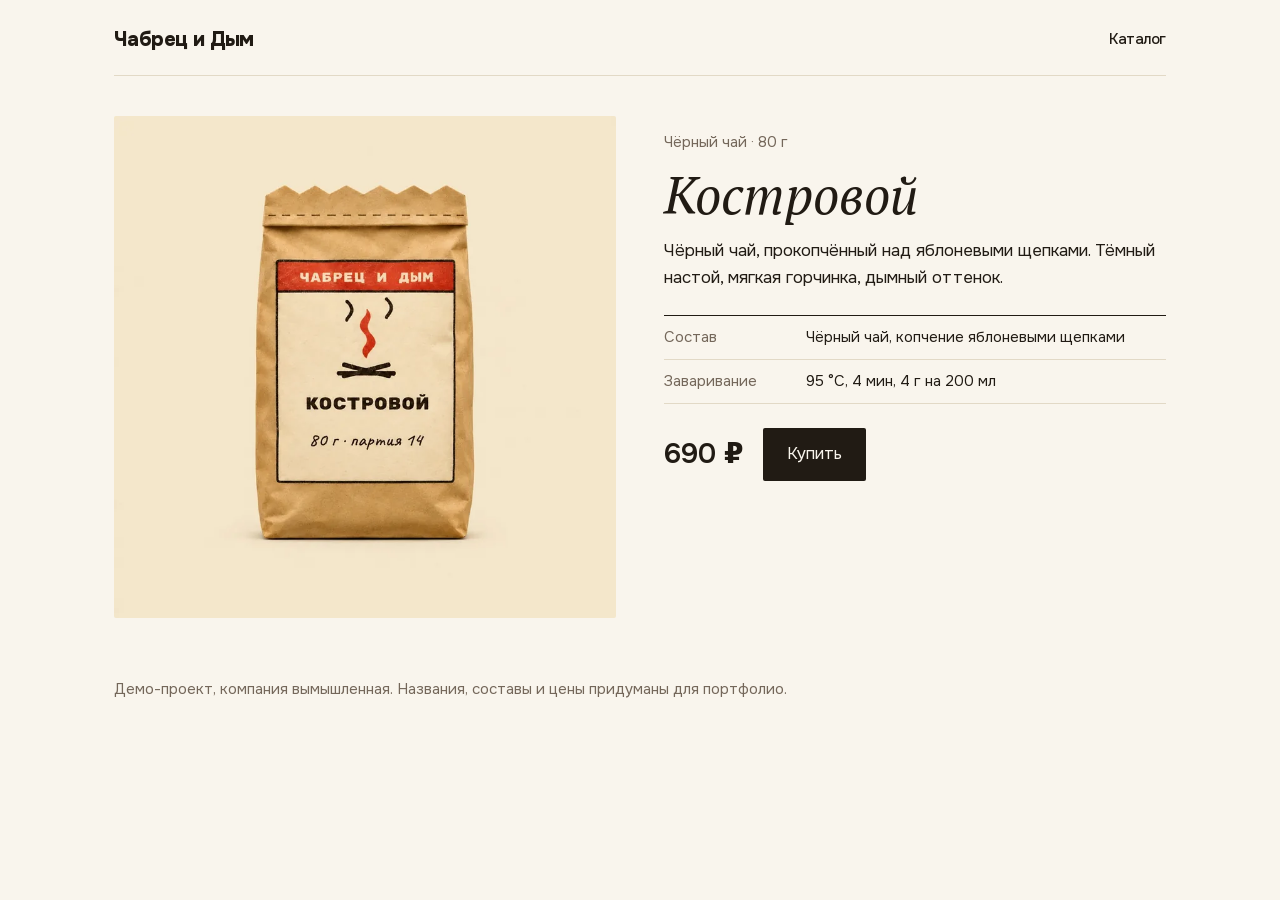
<file: products/kostrovoy.html>
<!doctype html>
<html lang="ru"><head><meta charset="utf-8"><meta name="viewport" content="width=device-width, initial-scale=1">
<title>Костровой — Чёрный чай · Чабрец и Дым</title>
<meta name="description" content="Чёрный чай, прокопчённый над яблоневыми щепками. Тёмный настой, мягкая горчинка, дымный оттенок.">
<link rel="canonical" href="https://souwerop-lab.github.io/chabrets-i-dym/products/kostrovoy.html">
<meta property="og:type" content="product"><meta property="og:title" content="Костровой · Чабрец и Дым">
<meta property="og:description" content="Чёрный чай, прокопчённый над яблоневыми щепками. Тёмный настой, мягкая горчинка, дымный оттенок."><meta property="og:image" content="https://souwerop-lab.github.io/chabrets-i-dym/assets/pack-kostrovoy.webp">
<link rel="stylesheet" href="../assets/fonts.css?v=mwq3lc2l">
<style>:root{--bg:#f9f5ed;--ink:#211b14;--accent:#c8402a;--line:#e2d9c6}
*{box-sizing:border-box}body{margin:0;background:var(--bg);color:var(--ink);font:400 17px/1.55 "Onest", system-ui, sans-serif}
.w{max-width:1100px;margin:0 auto;padding:24px 24px 80px}a{color:var(--accent)}header{display:flex;justify-content:space-between;align-items:center;padding-bottom:20px;border-bottom:1px solid var(--line)}
header a{color:var(--ink);text-decoration:none;font-weight:800;letter-spacing:-.03em;font-size:20px}.g{display:grid;grid-template-columns:1fr 1fr;gap:48px;margin-top:40px;align-items:start}
img{width:100%;height:auto;border-radius:2px;background:#efe6d3}h1{font:italic 400 52px/1 "PT Serif", Georgia, serif;margin:6px 0 16px}.k{color:#74675a;font-size:15px}
dl{border-top:1px solid var(--ink);margin:24px 0}dl div{display:grid;grid-template-columns:130px 1fr;gap:12px;padding:10px 0;border-bottom:1px solid var(--line);font-size:15px}dt{color:#74675a}dd{margin:0}
.b{display:flex;align-items:center;gap:20px;flex-wrap:wrap}.p{font-size:28px;font-weight:600}.btn{display:inline-flex;padding:13px 24px;background:var(--ink);color:var(--bg);text-decoration:none;border-radius:2px}
@media(max-width:760px){.g{grid-template-columns:1fr;gap:24px}h1{font-size:38px}}</style>
<script type="application/ld+json">{"@context":"https://schema.org","@type":"Product","name":"Костровой","description":"Чёрный чай, прокопчённый над яблоневыми щепками. Тёмный настой, мягкая горчинка, дымный оттенок.","image":"https://souwerop-lab.github.io/chabrets-i-dym/assets/pack-kostrovoy.webp","brand":{"@type":"Brand","name":"Чабрец и Дым"},"offers":{"@type":"Offer","price":690,"priceCurrency":"RUB","availability":"https://schema.org/InStock","url":"https://souwerop-lab.github.io/chabrets-i-dym/products/kostrovoy.html"}}</script>
</head><body><div class="w">
<header><a href="../index.html">Чабрец и Дым</a><a href="../index.html#catalog" style="font-weight:500;font-size:15px">Каталог</a></header>
<main class="g"><img src="../assets/pack-kostrovoy.webp" width="800" height="800" alt="Костровой, 80 г">
<div><p class="k">Чёрный чай · 80 г</p><h1>Костровой</h1><p>Чёрный чай, прокопчённый над яблоневыми щепками. Тёмный настой, мягкая горчинка, дымный оттенок.</p>
<dl><div><dt>Состав</dt><dd>Чёрный чай, копчение яблоневыми щепками</dd></div><div><dt>Заваривание</dt><dd>95 °C, 4 мин, 4 г на 200 мл</dd></div></dl>
<div class="b"><span class="p">690 ₽</span><a class="btn" href="../index.html#product-kostrovoy">Купить</a></div></div></main>
<p class="k" style="margin-top:60px">Демо-проект, компания вымышленная. Названия, составы и цены придуманы для портфолио.</p>
</div></body></html>
</file>
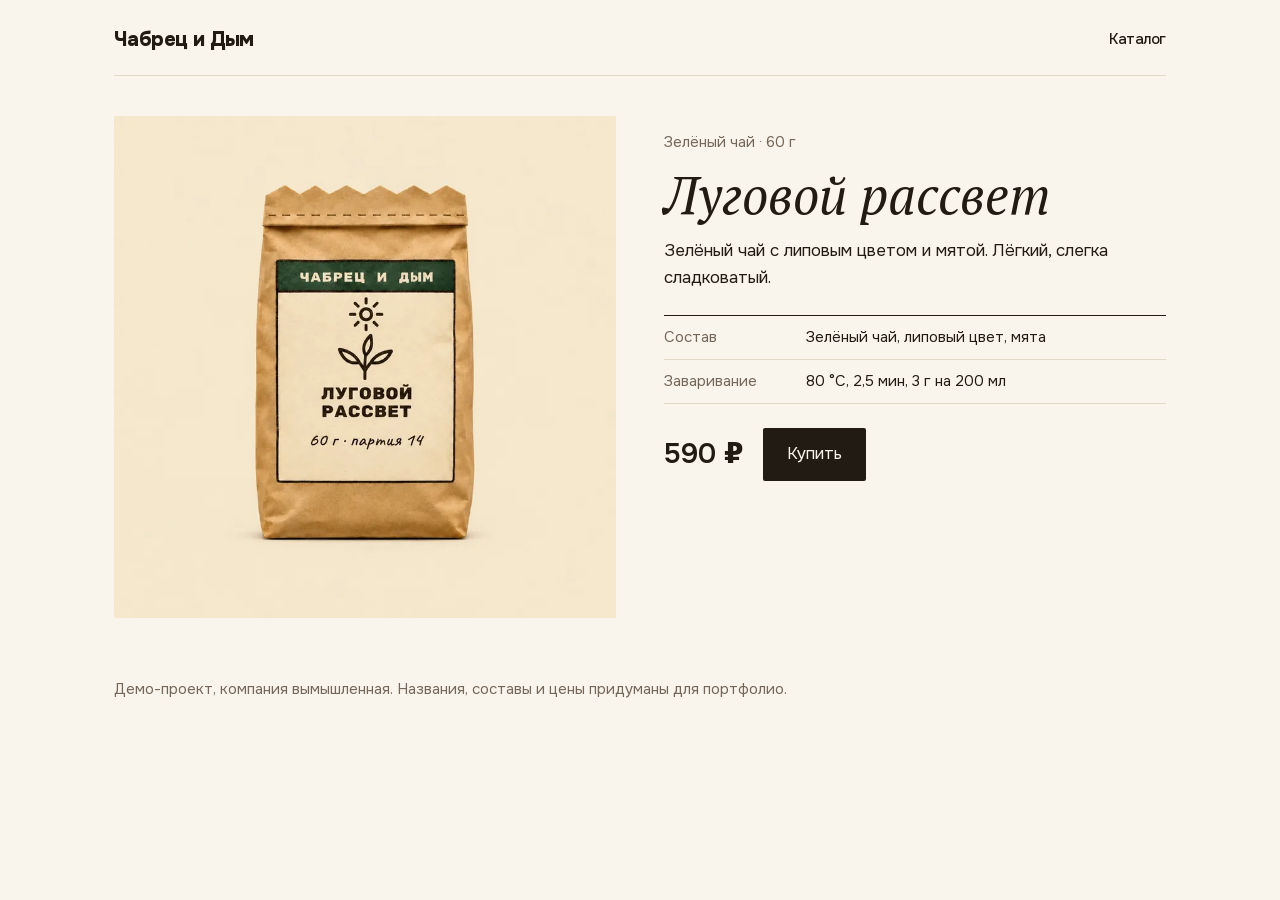
<file: products/lugovoy.html>
<!doctype html>
<html lang="ru"><head><meta charset="utf-8"><meta name="viewport" content="width=device-width, initial-scale=1">
<title>Луговой рассвет — Зелёный чай · Чабрец и Дым</title>
<meta name="description" content="Зелёный чай с липовым цветом и мятой. Лёгкий, слегка сладковатый.">
<link rel="canonical" href="https://souwerop-lab.github.io/chabrets-i-dym/products/lugovoy.html">
<meta property="og:type" content="product"><meta property="og:title" content="Луговой рассвет · Чабрец и Дым">
<meta property="og:description" content="Зелёный чай с липовым цветом и мятой. Лёгкий, слегка сладковатый."><meta property="og:image" content="https://souwerop-lab.github.io/chabrets-i-dym/assets/pack-lugovoy.webp">
<link rel="stylesheet" href="../assets/fonts.css?v=mwq3lc2l">
<style>:root{--bg:#f9f5ed;--ink:#211b14;--accent:#c8402a;--line:#e2d9c6}
*{box-sizing:border-box}body{margin:0;background:var(--bg);color:var(--ink);font:400 17px/1.55 "Onest", system-ui, sans-serif}
.w{max-width:1100px;margin:0 auto;padding:24px 24px 80px}a{color:var(--accent)}header{display:flex;justify-content:space-between;align-items:center;padding-bottom:20px;border-bottom:1px solid var(--line)}
header a{color:var(--ink);text-decoration:none;font-weight:800;letter-spacing:-.03em;font-size:20px}.g{display:grid;grid-template-columns:1fr 1fr;gap:48px;margin-top:40px;align-items:start}
img{width:100%;height:auto;border-radius:2px;background:#efe6d3}h1{font:italic 400 52px/1 "PT Serif", Georgia, serif;margin:6px 0 16px}.k{color:#74675a;font-size:15px}
dl{border-top:1px solid var(--ink);margin:24px 0}dl div{display:grid;grid-template-columns:130px 1fr;gap:12px;padding:10px 0;border-bottom:1px solid var(--line);font-size:15px}dt{color:#74675a}dd{margin:0}
.b{display:flex;align-items:center;gap:20px;flex-wrap:wrap}.p{font-size:28px;font-weight:600}.btn{display:inline-flex;padding:13px 24px;background:var(--ink);color:var(--bg);text-decoration:none;border-radius:2px}
@media(max-width:760px){.g{grid-template-columns:1fr;gap:24px}h1{font-size:38px}}</style>
<script type="application/ld+json">{"@context":"https://schema.org","@type":"Product","name":"Луговой рассвет","description":"Зелёный чай с липовым цветом и мятой. Лёгкий, слегка сладковатый.","image":"https://souwerop-lab.github.io/chabrets-i-dym/assets/pack-lugovoy.webp","brand":{"@type":"Brand","name":"Чабрец и Дым"},"offers":{"@type":"Offer","price":590,"priceCurrency":"RUB","availability":"https://schema.org/InStock","url":"https://souwerop-lab.github.io/chabrets-i-dym/products/lugovoy.html"}}</script>
</head><body><div class="w">
<header><a href="../index.html">Чабрец и Дым</a><a href="../index.html#catalog" style="font-weight:500;font-size:15px">Каталог</a></header>
<main class="g"><img src="../assets/pack-lugovoy.webp" width="800" height="800" alt="Луговой рассвет, 60 г">
<div><p class="k">Зелёный чай · 60 г</p><h1>Луговой рассвет</h1><p>Зелёный чай с липовым цветом и мятой. Лёгкий, слегка сладковатый.</p>
<dl><div><dt>Состав</dt><dd>Зелёный чай, липовый цвет, мята</dd></div><div><dt>Заваривание</dt><dd>80 °C, 2,5 мин, 3 г на 200 мл</dd></div></dl>
<div class="b"><span class="p">590 ₽</span><a class="btn" href="../index.html#product-lugovoy">Купить</a></div></div></main>
<p class="k" style="margin-top:60px">Демо-проект, компания вымышленная. Названия, составы и цены придуманы для портфолио.</p>
</div></body></html>
</file>
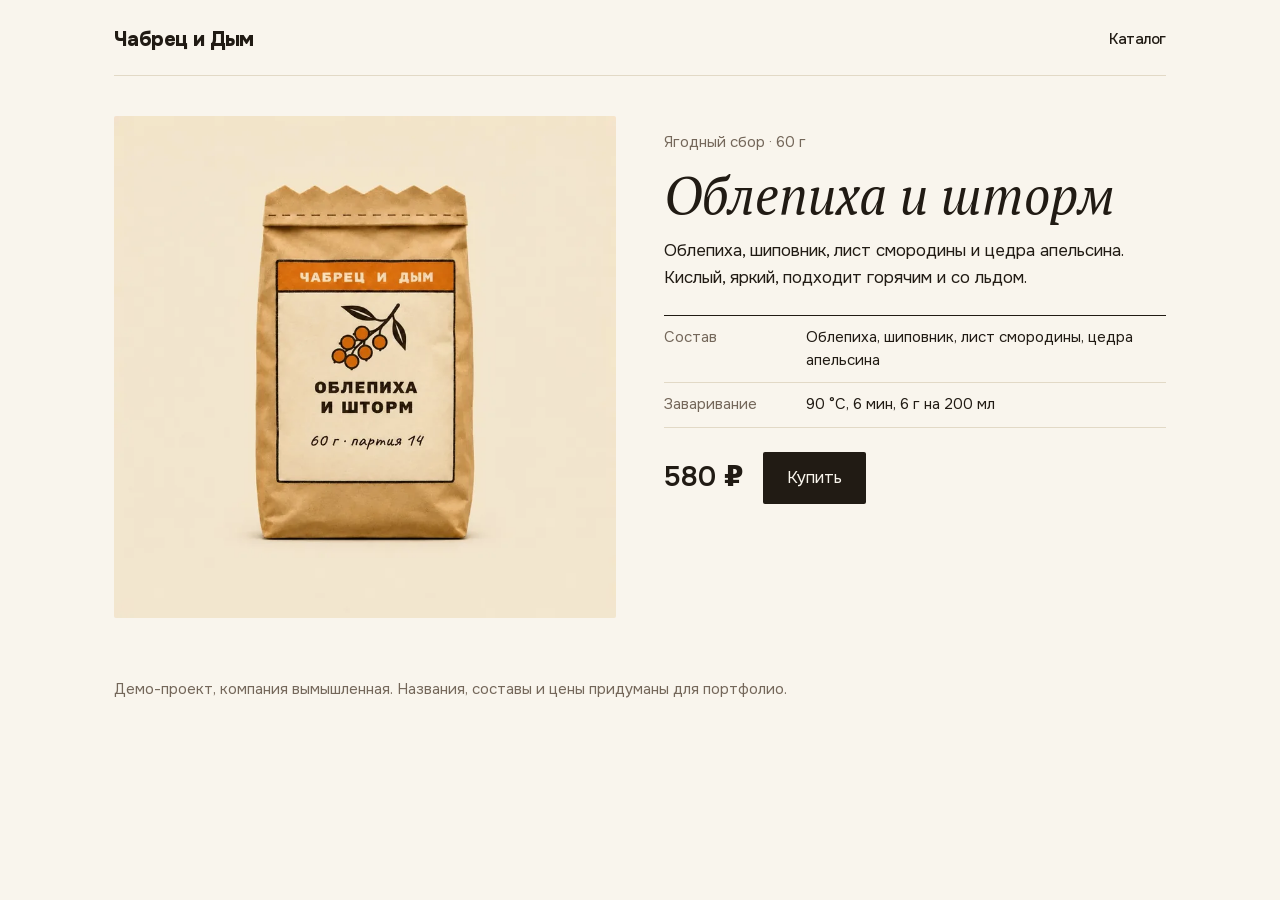
<file: products/oblepiha.html>
<!doctype html>
<html lang="ru"><head><meta charset="utf-8"><meta name="viewport" content="width=device-width, initial-scale=1">
<title>Облепиха и шторм — Ягодный сбор · Чабрец и Дым</title>
<meta name="description" content="Облепиха, шиповник, лист смородины и цедра апельсина. Кислый, яркий, подходит горячим и со льдом.">
<link rel="canonical" href="https://souwerop-lab.github.io/chabrets-i-dym/products/oblepiha.html">
<meta property="og:type" content="product"><meta property="og:title" content="Облепиха и шторм · Чабрец и Дым">
<meta property="og:description" content="Облепиха, шиповник, лист смородины и цедра апельсина. Кислый, яркий, подходит горячим и со льдом."><meta property="og:image" content="https://souwerop-lab.github.io/chabrets-i-dym/assets/pack-oblepiha.webp">
<link rel="stylesheet" href="../assets/fonts.css?v=mwq3lc2l">
<style>:root{--bg:#f9f5ed;--ink:#211b14;--accent:#c8402a;--line:#e2d9c6}
*{box-sizing:border-box}body{margin:0;background:var(--bg);color:var(--ink);font:400 17px/1.55 "Onest", system-ui, sans-serif}
.w{max-width:1100px;margin:0 auto;padding:24px 24px 80px}a{color:var(--accent)}header{display:flex;justify-content:space-between;align-items:center;padding-bottom:20px;border-bottom:1px solid var(--line)}
header a{color:var(--ink);text-decoration:none;font-weight:800;letter-spacing:-.03em;font-size:20px}.g{display:grid;grid-template-columns:1fr 1fr;gap:48px;margin-top:40px;align-items:start}
img{width:100%;height:auto;border-radius:2px;background:#efe6d3}h1{font:italic 400 52px/1 "PT Serif", Georgia, serif;margin:6px 0 16px}.k{color:#74675a;font-size:15px}
dl{border-top:1px solid var(--ink);margin:24px 0}dl div{display:grid;grid-template-columns:130px 1fr;gap:12px;padding:10px 0;border-bottom:1px solid var(--line);font-size:15px}dt{color:#74675a}dd{margin:0}
.b{display:flex;align-items:center;gap:20px;flex-wrap:wrap}.p{font-size:28px;font-weight:600}.btn{display:inline-flex;padding:13px 24px;background:var(--ink);color:var(--bg);text-decoration:none;border-radius:2px}
@media(max-width:760px){.g{grid-template-columns:1fr;gap:24px}h1{font-size:38px}}</style>
<script type="application/ld+json">{"@context":"https://schema.org","@type":"Product","name":"Облепиха и шторм","description":"Облепиха, шиповник, лист смородины и цедра апельсина. Кислый, яркий, подходит горячим и со льдом.","image":"https://souwerop-lab.github.io/chabrets-i-dym/assets/pack-oblepiha.webp","brand":{"@type":"Brand","name":"Чабрец и Дым"},"offers":{"@type":"Offer","price":580,"priceCurrency":"RUB","availability":"https://schema.org/InStock","url":"https://souwerop-lab.github.io/chabrets-i-dym/products/oblepiha.html"}}</script>
</head><body><div class="w">
<header><a href="../index.html">Чабрец и Дым</a><a href="../index.html#catalog" style="font-weight:500;font-size:15px">Каталог</a></header>
<main class="g"><img src="../assets/pack-oblepiha.webp" width="800" height="800" alt="Облепиха и шторм, 60 г">
<div><p class="k">Ягодный сбор · 60 г</p><h1>Облепиха и шторм</h1><p>Облепиха, шиповник, лист смородины и цедра апельсина. Кислый, яркий, подходит горячим и со льдом.</p>
<dl><div><dt>Состав</dt><dd>Облепиха, шиповник, лист смородины, цедра апельсина</dd></div><div><dt>Заваривание</dt><dd>90 °C, 6 мин, 6 г на 200 мл</dd></div></dl>
<div class="b"><span class="p">580 ₽</span><a class="btn" href="../index.html#product-oblepiha">Купить</a></div></div></main>
<p class="k" style="margin-top:60px">Демо-проект, компания вымышленная. Названия, составы и цены придуманы для портфолио.</p>
</div></body></html>
</file>
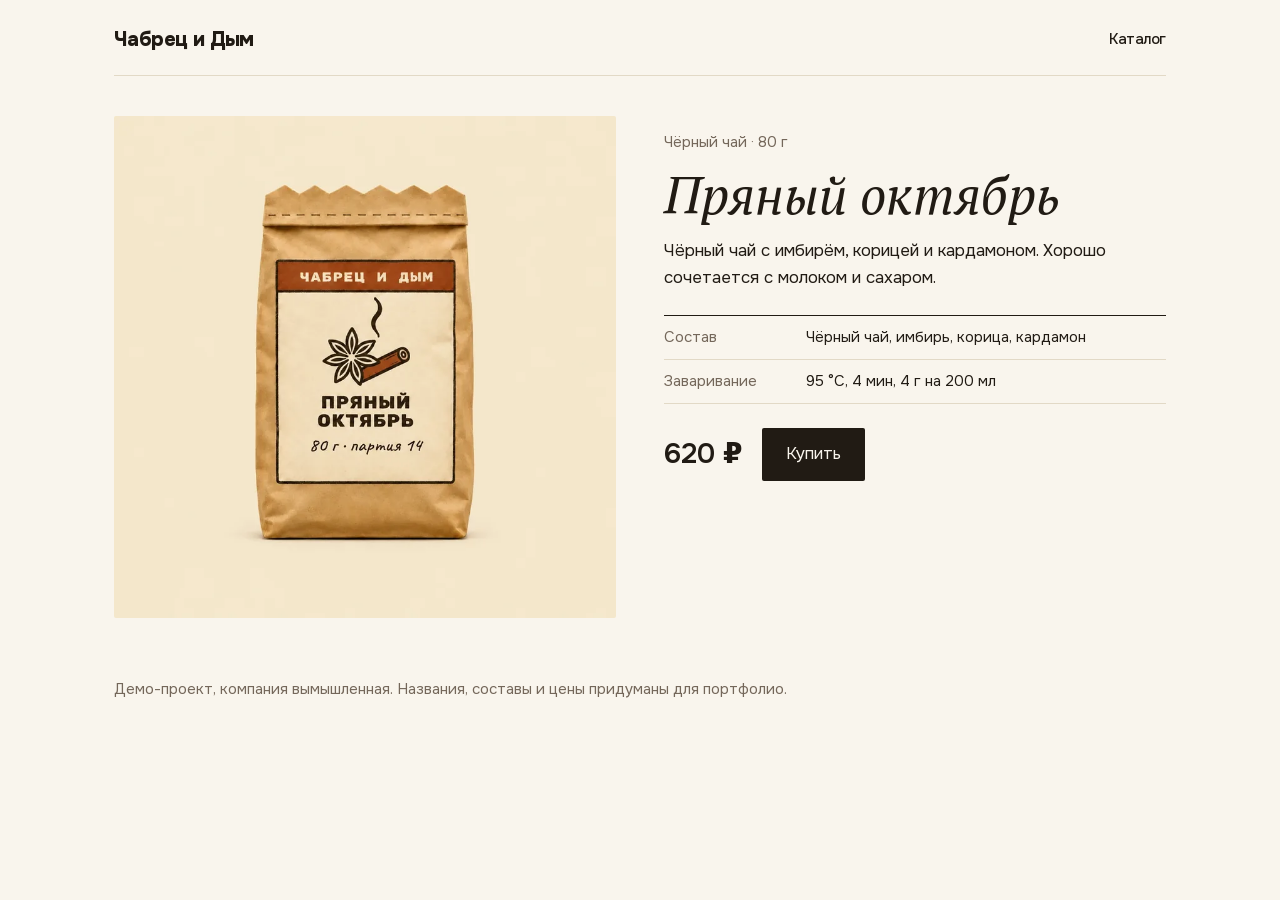
<file: products/oktyabr.html>
<!doctype html>
<html lang="ru"><head><meta charset="utf-8"><meta name="viewport" content="width=device-width, initial-scale=1">
<title>Пряный октябрь — Чёрный чай · Чабрец и Дым</title>
<meta name="description" content="Чёрный чай с имбирём, корицей и кардамоном. Хорошо сочетается с молоком и сахаром.">
<link rel="canonical" href="https://souwerop-lab.github.io/chabrets-i-dym/products/oktyabr.html">
<meta property="og:type" content="product"><meta property="og:title" content="Пряный октябрь · Чабрец и Дым">
<meta property="og:description" content="Чёрный чай с имбирём, корицей и кардамоном. Хорошо сочетается с молоком и сахаром."><meta property="og:image" content="https://souwerop-lab.github.io/chabrets-i-dym/assets/pack-oktyabr.webp">
<link rel="stylesheet" href="../assets/fonts.css?v=mwq3lc2l">
<style>:root{--bg:#f9f5ed;--ink:#211b14;--accent:#c8402a;--line:#e2d9c6}
*{box-sizing:border-box}body{margin:0;background:var(--bg);color:var(--ink);font:400 17px/1.55 "Onest", system-ui, sans-serif}
.w{max-width:1100px;margin:0 auto;padding:24px 24px 80px}a{color:var(--accent)}header{display:flex;justify-content:space-between;align-items:center;padding-bottom:20px;border-bottom:1px solid var(--line)}
header a{color:var(--ink);text-decoration:none;font-weight:800;letter-spacing:-.03em;font-size:20px}.g{display:grid;grid-template-columns:1fr 1fr;gap:48px;margin-top:40px;align-items:start}
img{width:100%;height:auto;border-radius:2px;background:#efe6d3}h1{font:italic 400 52px/1 "PT Serif", Georgia, serif;margin:6px 0 16px}.k{color:#74675a;font-size:15px}
dl{border-top:1px solid var(--ink);margin:24px 0}dl div{display:grid;grid-template-columns:130px 1fr;gap:12px;padding:10px 0;border-bottom:1px solid var(--line);font-size:15px}dt{color:#74675a}dd{margin:0}
.b{display:flex;align-items:center;gap:20px;flex-wrap:wrap}.p{font-size:28px;font-weight:600}.btn{display:inline-flex;padding:13px 24px;background:var(--ink);color:var(--bg);text-decoration:none;border-radius:2px}
@media(max-width:760px){.g{grid-template-columns:1fr;gap:24px}h1{font-size:38px}}</style>
<script type="application/ld+json">{"@context":"https://schema.org","@type":"Product","name":"Пряный октябрь","description":"Чёрный чай с имбирём, корицей и кардамоном. Хорошо сочетается с молоком и сахаром.","image":"https://souwerop-lab.github.io/chabrets-i-dym/assets/pack-oktyabr.webp","brand":{"@type":"Brand","name":"Чабрец и Дым"},"offers":{"@type":"Offer","price":620,"priceCurrency":"RUB","availability":"https://schema.org/InStock","url":"https://souwerop-lab.github.io/chabrets-i-dym/products/oktyabr.html"}}</script>
</head><body><div class="w">
<header><a href="../index.html">Чабрец и Дым</a><a href="../index.html#catalog" style="font-weight:500;font-size:15px">Каталог</a></header>
<main class="g"><img src="../assets/pack-oktyabr.webp" width="800" height="800" alt="Пряный октябрь, 80 г">
<div><p class="k">Чёрный чай · 80 г</p><h1>Пряный октябрь</h1><p>Чёрный чай с имбирём, корицей и кардамоном. Хорошо сочетается с молоком и сахаром.</p>
<dl><div><dt>Состав</dt><dd>Чёрный чай, имбирь, корица, кардамон</dd></div><div><dt>Заваривание</dt><dd>95 °C, 4 мин, 4 г на 200 мл</dd></div></dl>
<div class="b"><span class="p">620 ₽</span><a class="btn" href="../index.html#product-oktyabr">Купить</a></div></div></main>
<p class="k" style="margin-top:60px">Демо-проект, компания вымышленная. Названия, составы и цены придуманы для портфолио.</p>
</div></body></html>
</file>
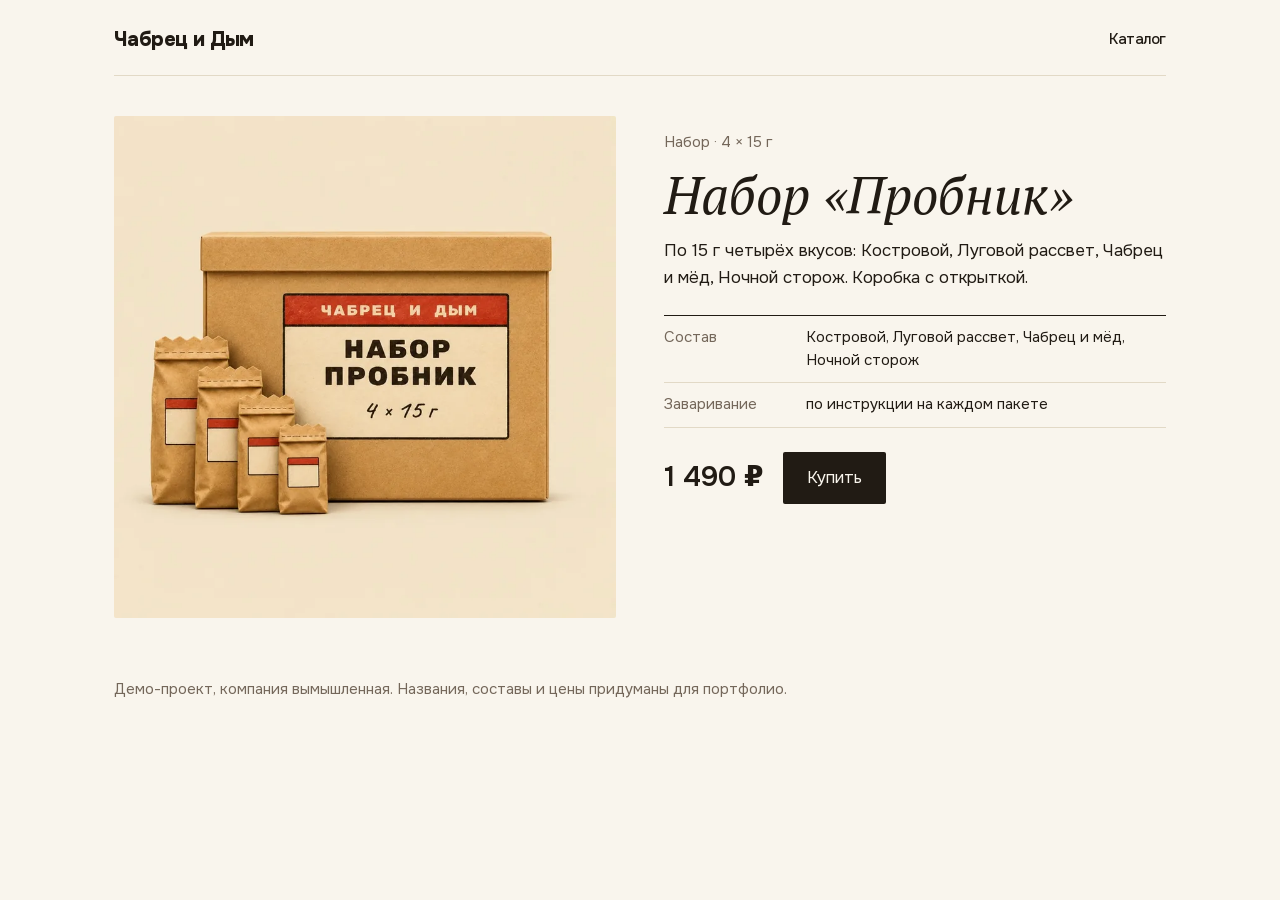
<file: products/probnik.html>
<!doctype html>
<html lang="ru"><head><meta charset="utf-8"><meta name="viewport" content="width=device-width, initial-scale=1">
<title>Набор «Пробник» — Набор · Чабрец и Дым</title>
<meta name="description" content="По 15 г четырёх вкусов: Костровой, Луговой рассвет, Чабрец и мёд, Ночной сторож. Коробка с открыткой.">
<link rel="canonical" href="https://souwerop-lab.github.io/chabrets-i-dym/products/probnik.html">
<meta property="og:type" content="product"><meta property="og:title" content="Набор «Пробник» · Чабрец и Дым">
<meta property="og:description" content="По 15 г четырёх вкусов: Костровой, Луговой рассвет, Чабрец и мёд, Ночной сторож. Коробка с открыткой."><meta property="og:image" content="https://souwerop-lab.github.io/chabrets-i-dym/assets/pack-probnik.webp">
<link rel="stylesheet" href="../assets/fonts.css?v=mwq3lc2l">
<style>:root{--bg:#f9f5ed;--ink:#211b14;--accent:#c8402a;--line:#e2d9c6}
*{box-sizing:border-box}body{margin:0;background:var(--bg);color:var(--ink);font:400 17px/1.55 "Onest", system-ui, sans-serif}
.w{max-width:1100px;margin:0 auto;padding:24px 24px 80px}a{color:var(--accent)}header{display:flex;justify-content:space-between;align-items:center;padding-bottom:20px;border-bottom:1px solid var(--line)}
header a{color:var(--ink);text-decoration:none;font-weight:800;letter-spacing:-.03em;font-size:20px}.g{display:grid;grid-template-columns:1fr 1fr;gap:48px;margin-top:40px;align-items:start}
img{width:100%;height:auto;border-radius:2px;background:#efe6d3}h1{font:italic 400 52px/1 "PT Serif", Georgia, serif;margin:6px 0 16px}.k{color:#74675a;font-size:15px}
dl{border-top:1px solid var(--ink);margin:24px 0}dl div{display:grid;grid-template-columns:130px 1fr;gap:12px;padding:10px 0;border-bottom:1px solid var(--line);font-size:15px}dt{color:#74675a}dd{margin:0}
.b{display:flex;align-items:center;gap:20px;flex-wrap:wrap}.p{font-size:28px;font-weight:600}.btn{display:inline-flex;padding:13px 24px;background:var(--ink);color:var(--bg);text-decoration:none;border-radius:2px}
@media(max-width:760px){.g{grid-template-columns:1fr;gap:24px}h1{font-size:38px}}</style>
<script type="application/ld+json">{"@context":"https://schema.org","@type":"Product","name":"Набор «Пробник»","description":"По 15 г четырёх вкусов: Костровой, Луговой рассвет, Чабрец и мёд, Ночной сторож. Коробка с открыткой.","image":"https://souwerop-lab.github.io/chabrets-i-dym/assets/pack-probnik.webp","brand":{"@type":"Brand","name":"Чабрец и Дым"},"offers":{"@type":"Offer","price":1490,"priceCurrency":"RUB","availability":"https://schema.org/InStock","url":"https://souwerop-lab.github.io/chabrets-i-dym/products/probnik.html"}}</script>
</head><body><div class="w">
<header><a href="../index.html">Чабрец и Дым</a><a href="../index.html#catalog" style="font-weight:500;font-size:15px">Каталог</a></header>
<main class="g"><img src="../assets/pack-probnik.webp" width="800" height="800" alt="Набор «Пробник», 4 × 15 г">
<div><p class="k">Набор · 4 × 15 г</p><h1>Набор «Пробник»</h1><p>По 15 г четырёх вкусов: Костровой, Луговой рассвет, Чабрец и мёд, Ночной сторож. Коробка с открыткой.</p>
<dl><div><dt>Состав</dt><dd>Костровой, Луговой рассвет, Чабрец и мёд, Ночной сторож</dd></div><div><dt>Заваривание</dt><dd>по инструкции на каждом пакете</dd></div></dl>
<div class="b"><span class="p">1 490 ₽</span><a class="btn" href="../index.html#product-probnik">Купить</a></div></div></main>
<p class="k" style="margin-top:60px">Демо-проект, компания вымышленная. Названия, составы и цены придуманы для портфолио.</p>
</div></body></html>
</file>
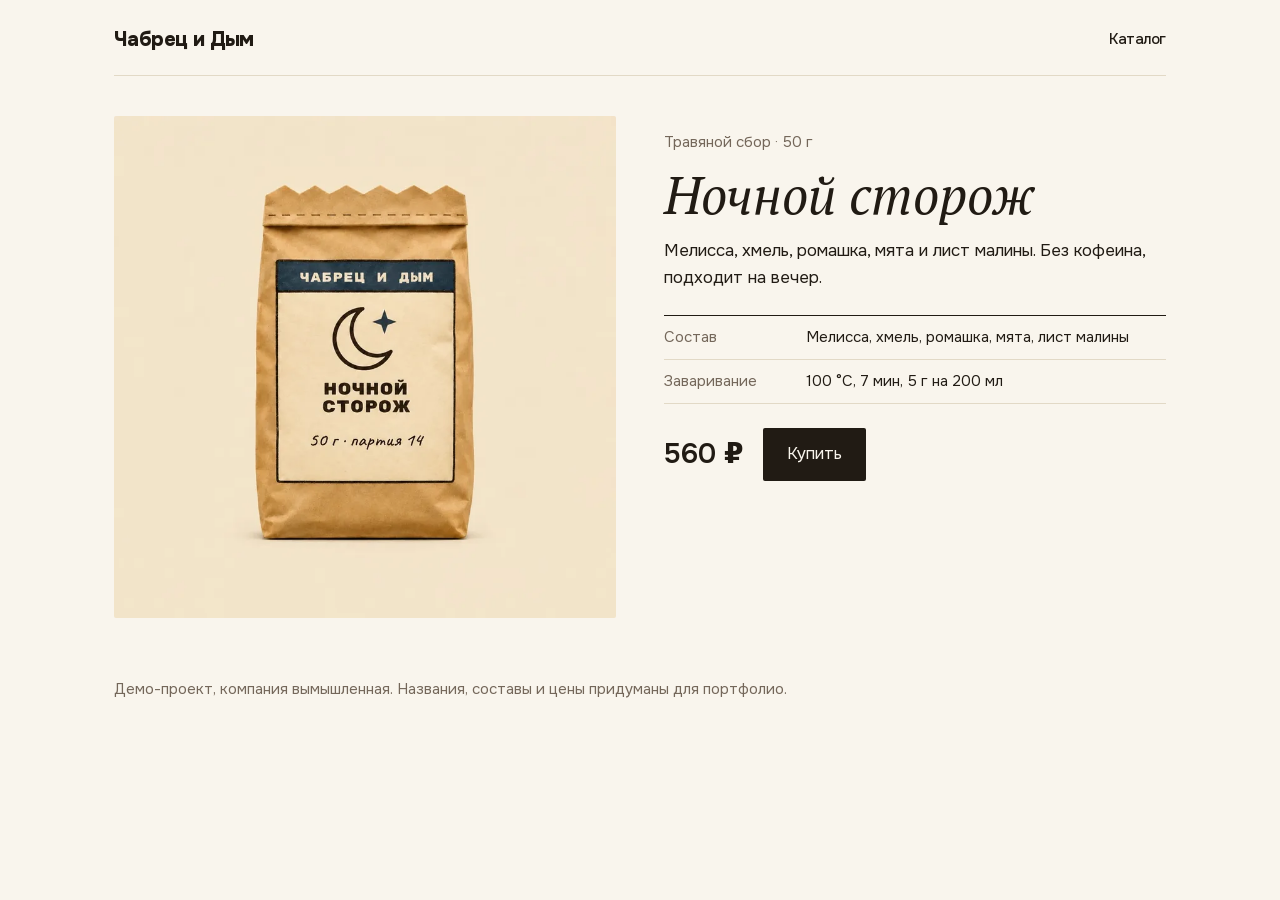
<file: products/storozh.html>
<!doctype html>
<html lang="ru"><head><meta charset="utf-8"><meta name="viewport" content="width=device-width, initial-scale=1">
<title>Ночной сторож — Травяной сбор · Чабрец и Дым</title>
<meta name="description" content="Мелисса, хмель, ромашка, мята и лист малины. Без кофеина, подходит на вечер.">
<link rel="canonical" href="https://souwerop-lab.github.io/chabrets-i-dym/products/storozh.html">
<meta property="og:type" content="product"><meta property="og:title" content="Ночной сторож · Чабрец и Дым">
<meta property="og:description" content="Мелисса, хмель, ромашка, мята и лист малины. Без кофеина, подходит на вечер."><meta property="og:image" content="https://souwerop-lab.github.io/chabrets-i-dym/assets/pack-storozh.webp">
<link rel="stylesheet" href="../assets/fonts.css?v=mwq3lc2l">
<style>:root{--bg:#f9f5ed;--ink:#211b14;--accent:#c8402a;--line:#e2d9c6}
*{box-sizing:border-box}body{margin:0;background:var(--bg);color:var(--ink);font:400 17px/1.55 "Onest", system-ui, sans-serif}
.w{max-width:1100px;margin:0 auto;padding:24px 24px 80px}a{color:var(--accent)}header{display:flex;justify-content:space-between;align-items:center;padding-bottom:20px;border-bottom:1px solid var(--line)}
header a{color:var(--ink);text-decoration:none;font-weight:800;letter-spacing:-.03em;font-size:20px}.g{display:grid;grid-template-columns:1fr 1fr;gap:48px;margin-top:40px;align-items:start}
img{width:100%;height:auto;border-radius:2px;background:#efe6d3}h1{font:italic 400 52px/1 "PT Serif", Georgia, serif;margin:6px 0 16px}.k{color:#74675a;font-size:15px}
dl{border-top:1px solid var(--ink);margin:24px 0}dl div{display:grid;grid-template-columns:130px 1fr;gap:12px;padding:10px 0;border-bottom:1px solid var(--line);font-size:15px}dt{color:#74675a}dd{margin:0}
.b{display:flex;align-items:center;gap:20px;flex-wrap:wrap}.p{font-size:28px;font-weight:600}.btn{display:inline-flex;padding:13px 24px;background:var(--ink);color:var(--bg);text-decoration:none;border-radius:2px}
@media(max-width:760px){.g{grid-template-columns:1fr;gap:24px}h1{font-size:38px}}</style>
<script type="application/ld+json">{"@context":"https://schema.org","@type":"Product","name":"Ночной сторож","description":"Мелисса, хмель, ромашка, мята и лист малины. Без кофеина, подходит на вечер.","image":"https://souwerop-lab.github.io/chabrets-i-dym/assets/pack-storozh.webp","brand":{"@type":"Brand","name":"Чабрец и Дым"},"offers":{"@type":"Offer","price":560,"priceCurrency":"RUB","availability":"https://schema.org/InStock","url":"https://souwerop-lab.github.io/chabrets-i-dym/products/storozh.html"}}</script>
</head><body><div class="w">
<header><a href="../index.html">Чабрец и Дым</a><a href="../index.html#catalog" style="font-weight:500;font-size:15px">Каталог</a></header>
<main class="g"><img src="../assets/pack-storozh.webp" width="800" height="800" alt="Ночной сторож, 50 г">
<div><p class="k">Травяной сбор · 50 г</p><h1>Ночной сторож</h1><p>Мелисса, хмель, ромашка, мята и лист малины. Без кофеина, подходит на вечер.</p>
<dl><div><dt>Состав</dt><dd>Мелисса, хмель, ромашка, мята, лист малины</dd></div><div><dt>Заваривание</dt><dd>100 °C, 7 мин, 5 г на 200 мл</dd></div></dl>
<div class="b"><span class="p">560 ₽</span><a class="btn" href="../index.html#product-storozh">Купить</a></div></div></main>
<p class="k" style="margin-top:60px">Демо-проект, компания вымышленная. Названия, составы и цены придуманы для портфолио.</p>
</div></body></html>
</file>
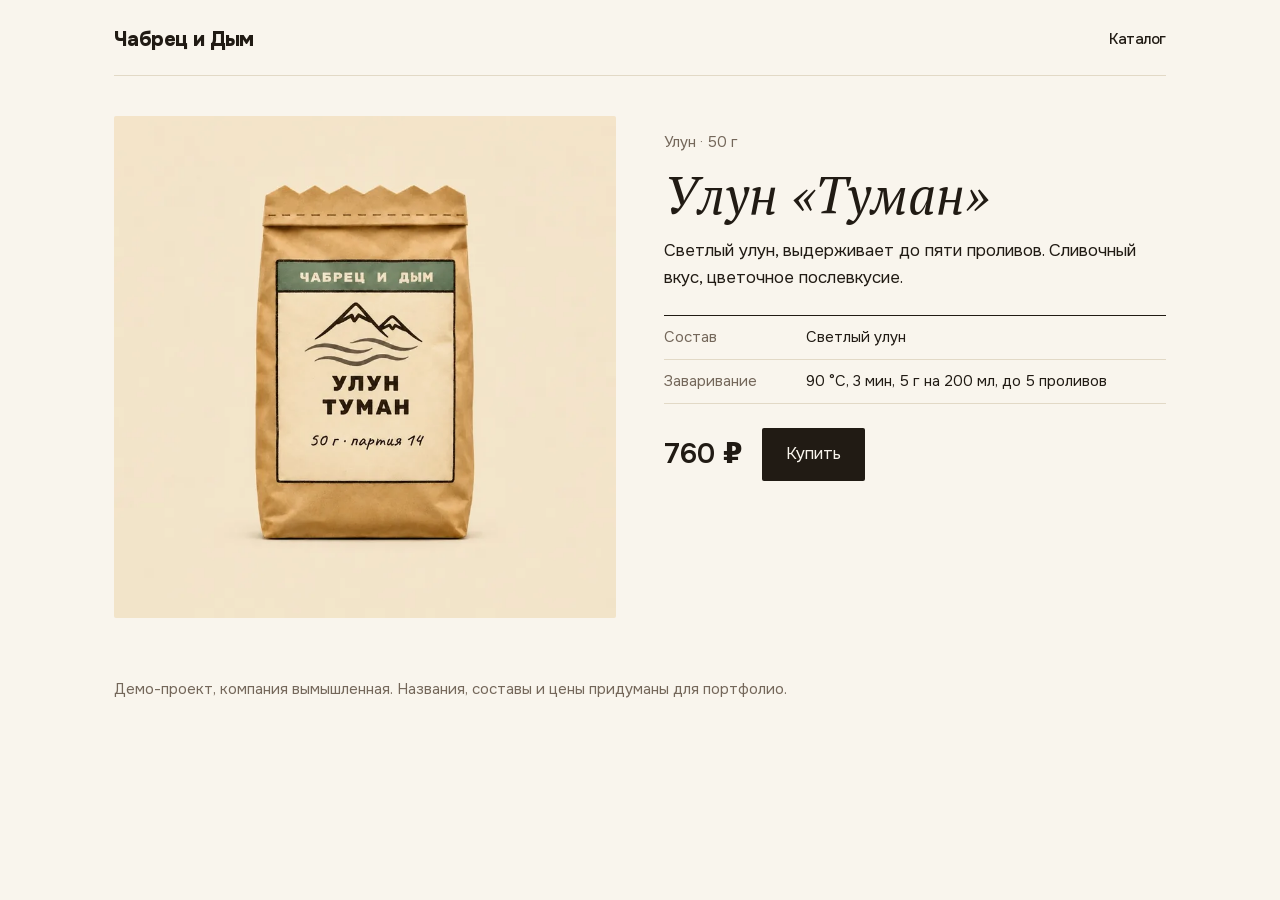
<file: products/tuman.html>
<!doctype html>
<html lang="ru"><head><meta charset="utf-8"><meta name="viewport" content="width=device-width, initial-scale=1">
<title>Улун «Туман» — Улун · Чабрец и Дым</title>
<meta name="description" content="Светлый улун, выдерживает до пяти проливов. Сливочный вкус, цветочное послевкусие.">
<link rel="canonical" href="https://souwerop-lab.github.io/chabrets-i-dym/products/tuman.html">
<meta property="og:type" content="product"><meta property="og:title" content="Улун «Туман» · Чабрец и Дым">
<meta property="og:description" content="Светлый улун, выдерживает до пяти проливов. Сливочный вкус, цветочное послевкусие."><meta property="og:image" content="https://souwerop-lab.github.io/chabrets-i-dym/assets/pack-tuman.webp">
<link rel="stylesheet" href="../assets/fonts.css?v=mwq3lc2l">
<style>:root{--bg:#f9f5ed;--ink:#211b14;--accent:#c8402a;--line:#e2d9c6}
*{box-sizing:border-box}body{margin:0;background:var(--bg);color:var(--ink);font:400 17px/1.55 "Onest", system-ui, sans-serif}
.w{max-width:1100px;margin:0 auto;padding:24px 24px 80px}a{color:var(--accent)}header{display:flex;justify-content:space-between;align-items:center;padding-bottom:20px;border-bottom:1px solid var(--line)}
header a{color:var(--ink);text-decoration:none;font-weight:800;letter-spacing:-.03em;font-size:20px}.g{display:grid;grid-template-columns:1fr 1fr;gap:48px;margin-top:40px;align-items:start}
img{width:100%;height:auto;border-radius:2px;background:#efe6d3}h1{font:italic 400 52px/1 "PT Serif", Georgia, serif;margin:6px 0 16px}.k{color:#74675a;font-size:15px}
dl{border-top:1px solid var(--ink);margin:24px 0}dl div{display:grid;grid-template-columns:130px 1fr;gap:12px;padding:10px 0;border-bottom:1px solid var(--line);font-size:15px}dt{color:#74675a}dd{margin:0}
.b{display:flex;align-items:center;gap:20px;flex-wrap:wrap}.p{font-size:28px;font-weight:600}.btn{display:inline-flex;padding:13px 24px;background:var(--ink);color:var(--bg);text-decoration:none;border-radius:2px}
@media(max-width:760px){.g{grid-template-columns:1fr;gap:24px}h1{font-size:38px}}</style>
<script type="application/ld+json">{"@context":"https://schema.org","@type":"Product","name":"Улун «Туман»","description":"Светлый улун, выдерживает до пяти проливов. Сливочный вкус, цветочное послевкусие.","image":"https://souwerop-lab.github.io/chabrets-i-dym/assets/pack-tuman.webp","brand":{"@type":"Brand","name":"Чабрец и Дым"},"offers":{"@type":"Offer","price":760,"priceCurrency":"RUB","availability":"https://schema.org/InStock","url":"https://souwerop-lab.github.io/chabrets-i-dym/products/tuman.html"}}</script>
</head><body><div class="w">
<header><a href="../index.html">Чабрец и Дым</a><a href="../index.html#catalog" style="font-weight:500;font-size:15px">Каталог</a></header>
<main class="g"><img src="../assets/pack-tuman.webp" width="800" height="800" alt="Улун «Туман», 50 г">
<div><p class="k">Улун · 50 г</p><h1>Улун «Туман»</h1><p>Светлый улун, выдерживает до пяти проливов. Сливочный вкус, цветочное послевкусие.</p>
<dl><div><dt>Состав</dt><dd>Светлый улун</dd></div><div><dt>Заваривание</dt><dd>90 °C, 3 мин, 5 г на 200 мл, до 5 проливов</dd></div></dl>
<div class="b"><span class="p">760 ₽</span><a class="btn" href="../index.html#product-tuman">Купить</a></div></div></main>
<p class="k" style="margin-top:60px">Демо-проект, компания вымышленная. Названия, составы и цены придуманы для портфолио.</p>
</div></body></html>
</file>
<file: assets/fonts.css>
/* Onest и PT Serif (SIL OFL) — свои файлы, только кириллица и латиница */
@font-face {
  font-family: 'Onest';
  font-style: normal;
  font-weight: 400;
  font-display: swap;
  src: url(fonts/Onest-normal-cyrillic-0.woff2) format('woff2');
  unicode-range: U+0301, U+0400-045F, U+0490-0491, U+04B0-04B1, U+2116;
}
@font-face {
  font-family: 'Onest';
  font-style: normal;
  font-weight: 400;
  font-display: swap;
  src: url(fonts/Onest-normal-latin-1.woff2) format('woff2');
  unicode-range: U+0000-00FF, U+0131, U+0152-0153, U+02BB-02BC, U+02C6, U+02DA, U+02DC, U+0304, U+0308, U+0329, U+2000-206F, U+20AC, U+2122, U+2191, U+2193, U+2212, U+2215, U+FEFF, U+FFFD;
}
@font-face {
  font-family: 'Onest';
  font-style: normal;
  font-weight: 500;
  font-display: swap;
  src: url(fonts/Onest-normal-cyrillic-0.woff2) format('woff2');
  unicode-range: U+0301, U+0400-045F, U+0490-0491, U+04B0-04B1, U+2116;
}
@font-face {
  font-family: 'Onest';
  font-style: normal;
  font-weight: 500;
  font-display: swap;
  src: url(fonts/Onest-normal-latin-1.woff2) format('woff2');
  unicode-range: U+0000-00FF, U+0131, U+0152-0153, U+02BB-02BC, U+02C6, U+02DA, U+02DC, U+0304, U+0308, U+0329, U+2000-206F, U+20AC, U+2122, U+2191, U+2193, U+2212, U+2215, U+FEFF, U+FFFD;
}
@font-face {
  font-family: 'Onest';
  font-style: normal;
  font-weight: 600;
  font-display: swap;
  src: url(fonts/Onest-normal-cyrillic-0.woff2) format('woff2');
  unicode-range: U+0301, U+0400-045F, U+0490-0491, U+04B0-04B1, U+2116;
}
@font-face {
  font-family: 'Onest';
  font-style: normal;
  font-weight: 600;
  font-display: swap;
  src: url(fonts/Onest-normal-latin-1.woff2) format('woff2');
  unicode-range: U+0000-00FF, U+0131, U+0152-0153, U+02BB-02BC, U+02C6, U+02DA, U+02DC, U+0304, U+0308, U+0329, U+2000-206F, U+20AC, U+2122, U+2191, U+2193, U+2212, U+2215, U+FEFF, U+FFFD;
}
@font-face {
  font-family: 'Onest';
  font-style: normal;
  font-weight: 800;
  font-display: swap;
  src: url(fonts/Onest-normal-cyrillic-0.woff2) format('woff2');
  unicode-range: U+0301, U+0400-045F, U+0490-0491, U+04B0-04B1, U+2116;
}
@font-face {
  font-family: 'Onest';
  font-style: normal;
  font-weight: 800;
  font-display: swap;
  src: url(fonts/Onest-normal-latin-1.woff2) format('woff2');
  unicode-range: U+0000-00FF, U+0131, U+0152-0153, U+02BB-02BC, U+02C6, U+02DA, U+02DC, U+0304, U+0308, U+0329, U+2000-206F, U+20AC, U+2122, U+2191, U+2193, U+2212, U+2215, U+FEFF, U+FFFD;
}
@font-face {
  font-family: 'Onest';
  font-style: normal;
  font-weight: 900;
  font-display: swap;
  src: url(fonts/Onest-normal-cyrillic-0.woff2) format('woff2');
  unicode-range: U+0301, U+0400-045F, U+0490-0491, U+04B0-04B1, U+2116;
}
@font-face {
  font-family: 'Onest';
  font-style: normal;
  font-weight: 900;
  font-display: swap;
  src: url(fonts/Onest-normal-latin-1.woff2) format('woff2');
  unicode-range: U+0000-00FF, U+0131, U+0152-0153, U+02BB-02BC, U+02C6, U+02DA, U+02DC, U+0304, U+0308, U+0329, U+2000-206F, U+20AC, U+2122, U+2191, U+2193, U+2212, U+2215, U+FEFF, U+FFFD;
}
@font-face {
  font-family: 'PT Serif';
  font-style: italic;
  font-weight: 400;
  font-display: swap;
  src: url(fonts/PTSerif-italic-cyrillic-2.woff2) format('woff2');
  unicode-range: U+0301, U+0400-045F, U+0490-0491, U+04B0-04B1, U+2116;
}
@font-face {
  font-family: 'PT Serif';
  font-style: italic;
  font-weight: 400;
  font-display: swap;
  src: url(fonts/PTSerif-italic-latin-3.woff2) format('woff2');
  unicode-range: U+0000-00FF, U+0131, U+0152-0153, U+02BB-02BC, U+02C6, U+02DA, U+02DC, U+0304, U+0308, U+0329, U+2000-206F, U+20AC, U+2122, U+2191, U+2193, U+2212, U+2215, U+FEFF, U+FFFD;
}
</file>
<file: style.css>
/* «Чабрец и Дым» v4 — по паспорту tea-passport.md: первый экран в духе Hozon, история и магазин в духе Nettie's Bees.
   Шрифты: Onest (гротеск, заголовки 800–900 со сжатием) + PT Serif italic (акценты). */
:root {
  --vh: 1vh;            /* стабильная 1/100 высоты экрана; задаётся скриптом один раз (панели браузера Telegram её не меняют) */
  --bg: #f9f5ed;          /* = фон видео */
  --bg-2: #f3ecdd;
  --ink: #211b14;
  --ink-2: #4f453a;
  --meta: #74675a;
  --line: #e2d9c6;
  --red: #c8402a;
  --red-dk: #a8321f;
  --kraft: #c9a56a;
  --smoke: #231a14;
  --photo: #efe6d3;
  --sans: "Onest", "Helvetica Neue", Arial, sans-serif;
  --serif: "PT Serif", Georgia, serif;
  --ease: cubic-bezier(.2,.7,.1,1);
  --spring: cubic-bezier(.34,1.4,.64,1);
  --r: 2px;
}
*, *::before, *::after { box-sizing: border-box; }
html { scroll-behavior: smooth; scroll-padding-top: 76px; -webkit-text-size-adjust: 100%; }
body { margin: 0; background: var(--bg); color: var(--ink); font: 400 17px/1.55 var(--sans); overflow-x: hidden; -webkit-font-smoothing: antialiased; }
img { display: block; max-width: 100%; height: auto; }
h1, h2, h3, h4, p, ul, dl, dd, figure { margin: 0; }
h1, h2, h3, h4, p, li, dd, a, button { overflow-wrap: break-word; }
button, input, textarea { font: inherit; color: inherit; }
a { color: var(--red); }
em { font-family: var(--serif); font-style: italic; font-weight: 400; letter-spacing: -.02em; }
.wrap { width: 100%; max-width: 1400px; margin: 0 auto; padding: 0 40px; }
.lede { font-size: 19px; line-height: 1.5; color: var(--ink-2); max-width: 52ch; }
.price, td, .qty span, .totals, .sum { font-variant-numeric: tabular-nums; }
:focus-visible { outline: 2px solid var(--red); outline-offset: 2px; }

/* кнопки: прямые, скругление 2 px */
.btn { display: inline-flex; align-items: center; justify-content: center; min-height: 48px; padding: 12px 24px; border: 1px solid var(--ink); border-radius: var(--r); cursor: pointer; text-decoration: none; font: 500 16px/1.1 var(--sans); transition: background .3s var(--ease), color .3s var(--ease), transform .3s var(--ease); }
.btn-dark { background: var(--ink); color: var(--bg); }
.btn-dark:hover { background: var(--red); border-color: var(--red); }
.btn-red { background: var(--red); border-color: var(--red); color: #fff; }
.btn-red:hover { background: var(--red-dk); border-color: var(--red-dk); }
.btn-line { background: transparent; color: var(--ink); }
.btn-line:hover { background: var(--ink); color: var(--bg); }
.btn:active { transform: translateY(1px); }
.btn[disabled] { opacity: .4; cursor: not-allowed; }
.btn-sm { min-height: 40px; padding: 8px 16px; font-size: 15px; }

/* шапка */
.top { position: sticky; top: 0; z-index: 60; background: rgba(249,245,237,.86); -webkit-backdrop-filter: blur(10px); backdrop-filter: blur(10px); border-bottom: 1px solid transparent; transition: border-color .3s; }
.top.scrolled { border-bottom-color: var(--line); }
.top-in { display: flex; align-items: center; gap: 40px; height: 72px; }
.logo { display: flex; align-items: center; gap: 10px; color: var(--ink); text-decoration: none; font: 800 21px/1 var(--sans); letter-spacing: -.04em; }
.logo svg { width: 38px; height: 38px; }
.nav { display: flex; gap: 30px; }
.nav a { color: var(--ink); text-decoration: none; font-size: 15px; font-weight: 500; padding: 6px 0; background: linear-gradient(var(--ink), var(--ink)) 0 100% / 0 1px no-repeat; transition: background-size .5s var(--ease); }
.nav a:hover { background-size: 100% 1px; }
.top-act { display: flex; gap: 8px; margin-left: auto; }
.cart-btn, .menu-btn { min-height: 40px; padding: 6px 16px; border: 1px solid var(--ink); border-radius: var(--r); background: transparent; cursor: pointer; font: 500 15px var(--sans); }
.cart-count { display: inline-block; min-width: 22px; padding: 1px 6px; margin-left: 6px; border-radius: var(--r); background: var(--red); color: #fff; font-size: 13px; text-align: center; }
.menu-btn { display: none; }

/* ===== Первый экран (Hozon) ===== */
.hero { position: relative; height: calc(100svh - 72px); min-height: 680px; max-height: 1000px; overflow: hidden; background: var(--bg); }
.hero-word { position: absolute; left: 50%; top: 5%; transform: translateX(-50%); font: 900 clamp(110px, 20.5vw, 330px)/.8 var(--sans); letter-spacing: -.075em; white-space: nowrap; color: var(--ink); will-change: transform; user-select: none; }
.hero-pack { position: absolute; left: 50%; top: 15%; height: 60%; width: auto; max-width: none; transform: translateX(-50%); z-index: 2; will-change: transform; }
.hero-floats { position: absolute; inset: 0; z-index: 3; pointer-events: none; }
.hero-floats img, .story-floats img { position: absolute; max-width: none; will-change: transform; }
.hero-bottom { position: absolute; left: 0; right: 0; bottom: 34px; z-index: 4; display: flex; justify-content: space-between; align-items: flex-end; gap: 40px; }
.hero-title { font: 500 clamp(34px, 3.5vw, 54px)/1 var(--sans); letter-spacing: -.045em; max-width: 13ch; }
.hero-title em { display: block; }
.hero-side { max-width: 380px; }
.hero-side p { font-size: 16px; color: var(--ink-2); }
.hero-actions { display: flex; gap: 10px; flex-wrap: wrap; margin-top: 18px; }
.hero-tag { position: absolute; right: 40px; top: 26px; z-index: 4; max-width: 230px; font-size: 13px; line-height: 1.45; color: var(--ink-2); text-align: right; }
.hero-tag b { display: block; font-family: var(--serif); font-style: italic; font-weight: 400; font-size: 20px; color: var(--ink); }
.hero.ready .hero-word { animation: wordIn 1.6s var(--ease) both; }
.hero.ready .hero-pack { animation: packIn 1.6s .15s var(--ease) both; }
.hero.ready .hero-bottom, .hero.ready .hero-tag { animation: fadeUp 1.2s .55s var(--ease) both; }
@keyframes wordIn { from { opacity: 0; letter-spacing: -.02em; } to { opacity: 1; } }
@keyframes packIn { from { opacity: 0; translate: 0 60px; } to { opacity: 1; translate: 0 0; } }
@keyframes fadeUp { from { opacity: 0; translate: 0 24px; } to { opacity: 1; translate: 0 0; } }

/* ===== История: видео на весь экран ===== */
.story { position: relative; background: var(--bg); }
.story-track { height: calc(var(--vh) * 560); position: relative; }
.story-sticky { position: sticky; top: 0; height: calc(var(--vh) * 100); overflow: hidden; }
.story-video { position: absolute; left: 50%; top: 72px; transform: translateX(-50%); height: calc(100% - 146px); width: auto; max-width: 100%; aspect-ratio: 16 / 9; object-fit: contain; background: var(--bg);
  /* видео целиком между шапкой и шкалой этапов, пропорции 16:9 сохраняются, края растворяются в фоне */
  -webkit-mask-image: linear-gradient(90deg, transparent, #000 6%, #000 94%, transparent); mask-image: linear-gradient(90deg, transparent, #000 6%, #000 94%, transparent); }
.story-shade { position: absolute; inset: 0; pointer-events: none; background: linear-gradient(90deg, rgba(249,245,237,.95) 0, rgba(249,245,237,.78) 24%, rgba(249,245,237,0) 44%), linear-gradient(0deg, rgba(249,245,237,.9) 0, rgba(249,245,237,0) 16%); }
.story-floats { position: absolute; inset: 0; pointer-events: none; z-index: 2; }
.story-steps { position: absolute; left: max(40px, calc((100vw - 1400px) / 2 + 40px)); top: 50%; transform: translateY(-58%); width: min(440px, 36vw); height: 340px; list-style: none; margin: 0; padding: 0; z-index: 3; }
.story-step { position: absolute; inset: 0 0 auto 0; opacity: 0; transform: translateY(40px); transition: opacity .9s var(--ease), transform 1.2s var(--ease); pointer-events: none; }
.story-step.on { opacity: 1; transform: none; pointer-events: auto; transition-delay: .3s; }
/* уходящий шаг гаснет быстро, новый появляется после паузы — подписи не наслаиваются */
.story-step.past, .story-step:not(.on) { transition-duration: .3s, .4s; transition-delay: 0s; }
.story-step.past { opacity: 0; transform: translateY(-40px); }
.story-n { display: block; font: 900 150px/.8 var(--sans); letter-spacing: -.06em; color: transparent; -webkit-text-stroke: 1.5px var(--ink); margin-bottom: 18px; }
.story-step h2 { font: 800 clamp(40px, 4vw, 60px)/.95 var(--sans); letter-spacing: -.05em; margin-bottom: 16px; }
.story-step h2 em { display: block; color: var(--red); }
.story-step p { font-size: 18px; color: var(--ink-2); max-width: 30ch; }
.story-bar { position: absolute; left: max(40px, calc((100vw - 1400px) / 2 + 40px)); right: max(40px, calc((100vw - 1400px) / 2 + 40px)); bottom: 26px; z-index: 3; display: grid; grid-template-columns: repeat(4, minmax(0, 1fr)); padding-top: 14px; border-top: 1px solid rgba(33,27,20,.18); font-size: 14px; font-weight: 500; color: var(--meta); }
.story-bar span { transition: color .5s var(--ease); }
.story-bar span.on { color: var(--ink); }
.story-fill { position: absolute; left: 0; top: -1px; height: 1px; width: 100%; background: var(--red); transform-origin: 0 50%; transform: scaleX(0); }
.story-card { position: absolute; left: max(40px, calc((100vw - 1400px) / 2 + 40px)); bottom: 84px; z-index: 4; width: min(400px, calc(100vw - 40px)); display: grid; grid-template-columns: 96px minmax(0, 1fr); gap: 18px; align-items: center; padding: 14px; background: var(--bg); border: 1px solid var(--line); border-radius: var(--r); box-shadow: 0 24px 50px rgba(60,40,20,.14); opacity: 0; transform: translateY(40px); transition: opacity .8s var(--ease), transform 1.2s var(--ease); pointer-events: none; }
.story-card.on { opacity: 1; transform: none; pointer-events: auto; }
.story-card img { width: 96px; height: 96px; object-fit: cover; border-radius: var(--r); }
.story-card h3 { font-size: 28px; line-height: 1; }
.story-card-meta { font-size: 13px; color: var(--meta); line-height: 1.35; margin-top: 4px; }
.story-card-act { display: flex; align-items: center; justify-content: space-between; gap: 10px; margin-top: 10px; }
.story-card-act .price { font-size: 20px; font-weight: 600; }

.story.static .story-track { height: auto; }
.story.static .story-sticky { position: static; height: auto; padding: 0 0 80px; }
.story.static .story-video { position: static; height: auto; aspect-ratio: 16/9; }
.story.static .story-shade, .story.static .story-floats, .story.static .story-bar { display: none; }
.story.static .story-steps { position: static; transform: none; width: auto; height: auto; display: grid; grid-template-columns: repeat(4, minmax(0, 1fr)); gap: 32px; max-width: 1320px; margin: 40px auto 0; padding: 0 40px; }
.story.static .story-step { position: static; opacity: 1; transform: none; }
.story.static .story-n { font-size: 90px; }
.story.static .story-card { position: relative; right: auto; bottom: auto; margin: 40px auto 0; opacity: 1; transform: none; pointer-events: auto; }

/* ===== Секции (Nettie's Bees: 96 px, линии, цветные полосы) ===== */
.sec { padding: 96px 0; background: var(--bg); }
.sec-line { border-top: 1px solid var(--line); }
.sec-head { display: grid; grid-template-columns: minmax(0, 1.1fr) minmax(0, 1fr); gap: 40px; align-items: end; margin-bottom: 48px; }
.sec-head h2, .flip-text h2 { font: 800 clamp(44px, 5.4vw, 80px)/.92 var(--sans); letter-spacing: -.055em; }
.sec-head h2 em, .flip-text h2 em { color: var(--red); }
.stampable { opacity: 0; transform: translateY(36px); }
.stampable.in { opacity: 1; transform: none; transition: opacity 1.2s var(--ease), transform 1.6s var(--ease); }

/* каталог */
.filters { display: flex; gap: 28px; flex-wrap: wrap; margin-bottom: 36px; padding-bottom: 14px; border-bottom: 1px solid var(--line); }
.chip { padding: 4px 0; border: 0; background: none; color: var(--meta); cursor: pointer; font: 500 16px var(--sans); position: relative; transition: color .3s; }
.chip::after { content: ""; position: absolute; left: 0; right: 0; bottom: -15px; height: 2px; background: var(--ink); transform: scaleX(0); transform-origin: 0 50%; transition: transform .6s var(--ease); }
.chip:hover { color: var(--ink); }
.chip[aria-selected="true"] { color: var(--ink); }
.chip[aria-selected="true"]::after { transform: none; }
.grid { display: grid; grid-template-columns: repeat(4, minmax(0, 1fr)); gap: 60px 28px; }
.tile { position: relative; display: flex; flex-direction: column; min-width: 0; }
.tile-photo { display: block; width: 100%; padding: 0; border: 0; border-radius: var(--r); background: var(--photo); overflow: hidden; cursor: pointer; aspect-ratio: 4/5; }
.tile-photo img { width: 100%; height: 100%; object-fit: cover; transition: transform 1.2s var(--ease); }
.tile:hover .tile-photo img { transform: scale(1.05); }
.tile h3 { font: italic 400 27px/1.05 var(--serif); letter-spacing: -.02em; margin-top: 18px; overflow-wrap: anywhere; hyphens: auto; }
.tile h3 a { color: inherit; text-decoration: none; }
.tile h3 a:hover { color: var(--red); }
.tile-meta { font-size: 14px; color: var(--meta); margin-top: 6px; margin-bottom: 14px; }
.tile-row { display: flex; justify-content: space-between; align-items: center; gap: 8px; margin-top: auto; /* цена и кнопка прижаты к низу — ряды карточек ровные при названии в 1 или 2 строки */ padding-top: 14px; border-top: 1px solid var(--line); }
.price { font: 600 18px/1 var(--sans); letter-spacing: -.01em; }
.price-tag { background: none; padding: 0; }
.badge { position: absolute; top: 12px; left: 12px; z-index: 1; padding: 4px 10px; border-radius: var(--r); background: var(--bg); color: var(--ink); font: 500 12px/1.3 var(--sans); }

/* подбор — тёмная полоса */
.sec-smoke { background: var(--smoke); color: var(--bg); }
.sec-smoke .lede { color: rgba(249,245,237,.72); }
.sec-smoke .sec-head h2 em { color: #e8a48f; }
.quiz-in { display: grid; grid-template-columns: minmax(0, .9fr) minmax(0, 1.1fr); gap: 72px; align-items: start; }
.quiz-in .sec-head { display: block; margin: 0; }
.quiz-in .sec-head h2 { margin-bottom: 20px; }
.quiz-photo { position: relative; margin-top: 36px; border-radius: var(--r); overflow: hidden; aspect-ratio: 4/3; }
.quiz-photo img { width: 100%; height: 100%; object-fit: cover; }
.steam { position: absolute; left: 41%; top: 14%; width: 20%; height: 36%; pointer-events: none; }
.steam i { position: absolute; bottom: 0; left: calc(var(--x) * 1%); width: 26px; height: 90px; border-radius: 50%; background: radial-gradient(ellipse at 50% 60%, rgba(255,250,240,.85), rgba(255,250,240,0) 70%); filter: blur(6px); opacity: 0; animation: rise 5.5s ease-in infinite; animation-delay: var(--d); }
.steam i:nth-child(1) { --x: 20; --d: 0s; } .steam i:nth-child(2) { --x: 48; --d: 1.8s; } .steam i:nth-child(3) { --x: 34; --d: 3.6s; }
@keyframes rise { 0% { transform: translate(0, 40px) scale(.6); opacity: 0; } 20% { opacity: .85; } 100% { transform: translate(14px, -150px) scale(1.5); opacity: 0; } }
.quiz-label { background: var(--bg); color: var(--ink); border-radius: var(--r); padding: 36px; min-height: 420px; }
.q-top { display: flex; align-items: center; gap: 16px; margin-bottom: 28px; }
.q-bar { flex: 1; height: 2px; background: var(--line); }
.q-bar i { display: block; height: 100%; background: var(--red); transition: width .8s var(--ease); }
.q-step { font-size: 14px; color: var(--meta); }
.q-title { font: 800 38px/1 var(--sans); letter-spacing: -.045em; margin-bottom: 26px; }
.q-opts { display: grid; grid-template-columns: minmax(0, 1fr) minmax(0, 1fr); gap: 10px; }
.q-opt { text-align: left; padding: 18px 18px; border: 1px solid var(--line); border-radius: var(--r); background: transparent; cursor: pointer; min-height: 76px; transition: border-color .3s, background .3s, transform .5s var(--spring); }
.q-opt:hover { border-color: var(--ink); background: #fff; transform: translateY(-2px); }
.q-opt b { display: block; font: italic 400 22px/1.1 var(--serif); }
.q-opt small { display: block; font-size: 14px; color: var(--meta); margin-top: 4px; }
.q-back { margin-top: 20px; padding: 6px 0; border: 0; background: none; color: var(--ink-2); cursor: pointer; font-size: 15px; text-decoration: underline; text-underline-offset: 4px; }
.q-back[hidden] { display: none; }
.res-intro { font-size: 14px; color: var(--meta); margin-bottom: 18px; }
.res-grid { display: grid; gap: 22px; }
.res { display: grid; grid-template-columns: 140px minmax(0, 1fr); gap: 22px; align-items: center; }
.res .ph { background: var(--photo); border-radius: var(--r); overflow: hidden; aspect-ratio: 1/1; }
.res .ph img { width: 100%; height: 100%; object-fit: cover; }
.res h3 { font: italic 400 30px/1 var(--serif); }
.match { font-size: 14px; color: var(--red); margin: 6px 0; }
.res p { font-size: 16px; color: var(--ink-2); line-height: 1.45; }
.res .row { display: flex; align-items: center; gap: 16px; margin-top: 12px; }

/* набор */
.set-in { display: grid; grid-template-columns: minmax(0, 1fr) minmax(0, 1fr); gap: 64px; align-items: start; }
.slots { display: grid; grid-template-columns: repeat(3, minmax(0, 1fr)); gap: 14px; }
.slot { position: relative; aspect-ratio: 4/5; border-radius: var(--r); border: 1px dashed #c9bba1; display: flex; align-items: center; justify-content: center; color: var(--meta); font: italic 400 22px var(--serif); overflow: hidden; }
.slot.full { background: var(--photo); border: 0; animation: slotIn .8s var(--spring); }
@keyframes slotIn { from { transform: scale(.9); opacity: 0; } }
.slot img { width: 100%; height: 100%; object-fit: cover; }
.slot-x { position: absolute; top: 8px; right: 8px; width: 32px; height: 32px; border: 0; border-radius: var(--r); background: var(--bg); color: var(--ink); cursor: pointer; font-size: 18px; line-height: 1; }
.pick { border-top: 1px solid var(--ink); }
.pick-row { display: grid; grid-template-columns: 56px minmax(0, 1fr) auto auto; gap: 16px; align-items: center; padding: 12px 0; border-bottom: 1px solid var(--line); }
.pick-row img { width: 56px; height: 56px; border-radius: var(--r); object-fit: cover; background: var(--photo); }
.pick-row b { display: block; font: italic 400 21px/1.1 var(--serif); }
.pick-row small { color: var(--meta); font-size: 13px; }
.set-act { display: flex; align-items: center; gap: 18px; margin-top: 26px; flex-wrap: wrap; }
.set-hint { font-size: 15px; color: var(--meta); }

/* о чае — крафтовая полоса */
.sec-kraft { background: #d9c195 url(assets/kraft-texture.webp) center / 620px; }
.flip-track { height: calc(var(--vh) * 240); position: relative; }
.flip-sticky { position: sticky; top: 0; height: calc(var(--vh) * 100); min-height: 600px; overflow: hidden; display: flex; align-items: center; }
.flip-in { display: grid; grid-template-columns: minmax(0, 1fr) minmax(0, 1fr); gap: 56px; align-items: center; }
.flip-text h2 { margin-bottom: 26px; }
.flip-text p { color: var(--ink); margin-bottom: 14px; max-width: 46ch; font-size: 18px; }
.flip-hint { margin-top: 24px; font: italic 400 21px var(--serif) !important; color: var(--red-dk) !important; }
.flip-stage { position: relative; width: min(100%, 460px); aspect-ratio: 1/1; margin: 0 auto; perspective: 1400px; }
.pack3d { position: absolute; inset: 3% 16%; z-index: 1; will-change: transform; }
.face { position: absolute; inset: 0; backface-visibility: hidden; -webkit-backface-visibility: hidden; border-radius: var(--r); }
/* лицевая сторона — только сам пакет, без фона фотографии */
.face.front img { width: 100%; height: 100%; object-fit: contain; filter: drop-shadow(0 26px 30px rgba(60,40,20,.32)); }
.face.back { background: #c9a56a url(assets/kraft-texture.webp) center / 420px; padding: 16% 9% 10%; box-shadow: 0 26px 50px rgba(60,40,20,.3); clip-path: polygon(0 4%, 8% 0, 16% 4%, 25% 0, 33% 4%, 42% 0, 50% 4%, 58% 0, 67% 4%, 75% 0, 84% 4%, 92% 0, 100% 4%, 100% 100%, 0 100%); }
.back-card { position: relative; height: 100%; background: var(--bg); padding: 10% 9%; border: 1.5px solid var(--ink); display: flex; flex-direction: column; justify-content: center; gap: 4px; }
.back-card h3 { font: italic 400 28px/1 var(--serif); margin-bottom: 6px; }
.back-card dl div { padding: 5px 0; border-bottom: 1px solid var(--line); }
.back-card dt { font-size: 12px; color: var(--meta); }
.back-card dd { font-size: 13px; line-height: 1.3; }
.back-note { font: italic 400 16px var(--serif); color: var(--red); margin-top: 10px; }
.leaves { position: absolute; inset: 0; pointer-events: none; z-index: 0; } /* листья под карточкой, текст не закрывают */
.leaf { position: absolute; left: 50%; top: 50%; width: 22px; height: 36px; margin: -18px 0 0 -11px; opacity: 0; will-change: transform, opacity; }
.flip.static .flip-track { height: auto; }
.flip.static .flip-sticky { position: static; height: auto; padding: 96px 0; }
.flip.static .flip-stage { perspective: none; display: grid; grid-template-columns: minmax(0, 1fr); gap: 16px; aspect-ratio: auto; width: 100%; max-width: 520px; }
.flip.static .pack3d { position: static; display: contents; }
.flip.static .face { position: relative; aspect-ratio: 3/4; backface-visibility: visible; transform: none !important; }
.flip.static .leaves { display: none; }

/* заваривание */
.table-wrap { overflow-x: auto; }
.tbl { width: 100%; border-collapse: collapse; min-width: 600px; }
.tbl th { text-align: left; font-size: 13px; font-weight: 500; color: var(--meta); padding: 0 16px 14px 0; border-bottom: 1px solid var(--ink); }
.tbl td { padding: 20px 16px 20px 0; border-bottom: 1px solid var(--line); vertical-align: baseline; font-size: 17px; }
.tbl td:first-child { font: italic 400 24px var(--serif); }
.tbl td:last-child { color: var(--ink-2); }
.tbl tr { transition: background .4s; }
.tbl tbody tr:hover { background: var(--bg-2); }

/* доставка */
.sec-line .sec-head { margin-bottom: 40px; }
.cols3 { display: grid; grid-template-columns: repeat(3, minmax(0, 1fr)); }
.col { padding: 6px 32px 6px 0; }
.col + .col { padding-left: 32px; border-left: 1px solid var(--line); }
.col h3 { font: italic 400 28px/1.1 var(--serif); margin-bottom: 18px; }
.dash { list-style: none; padding: 0; }
.dash li { padding: 10px 0; border-top: 1px solid var(--line); color: var(--ink-2); font-size: 16px; }
.fine { margin-top: 36px; color: var(--meta); font-size: 14px; }

/* подвал */
.foot { background: var(--ink); color: var(--bg); padding: 80px 0 36px; overflow: hidden; }
.foot-word { font: 900 clamp(40px, 12.6vw, 210px)/.8 var(--sans); letter-spacing: -.075em; white-space: nowrap; margin-bottom: 48px; }
.foot-row { display: flex; justify-content: space-between; gap: 32px; flex-wrap: wrap; align-items: center; padding-top: 24px; border-top: 1px solid rgba(249,245,237,.2); }
.foot-brand { display: flex; align-items: center; gap: 12px; font-size: 15px; }
.foot-brand svg { width: 40px; height: 40px; color: var(--bg); }
.foot p { max-width: 50ch; font-size: 14px; opacity: .65; }

/* карточка товара */
.modal { position: fixed; inset: 0; z-index: 120; display: flex; align-items: center; justify-content: center; padding: 20px; background: rgba(33,27,20,.55); }
.modal[hidden] { display: none; }
.modal-box { position: relative; width: 100%; max-width: 960px; max-height: calc(100vh - 40px); overflow: auto; background: var(--bg); border-radius: var(--r); padding: 32px; display: grid; grid-template-columns: minmax(0, 1fr) minmax(0, 1fr); gap: 40px; }
.pm-photo { background: var(--photo); border-radius: var(--r); overflow: hidden; aspect-ratio: 1/1; }
.pm-photo img { width: 100%; height: 100%; object-fit: cover; }
.pm-info h2 { font: italic 400 48px/1 var(--serif); margin: 8px 0 16px; }
.pm-info > p { color: var(--ink-2); }
.pm-dl { margin: 22px 0; border-top: 1px solid var(--ink); }
.pm-dl div { display: grid; grid-template-columns: 120px minmax(0, 1fr); gap: 12px; padding: 10px 0; border-bottom: 1px solid var(--line); font-size: 15px; }
.pm-dl dt { font-size: 13px; color: var(--meta); padding-top: 2px; }
.pm-buy { display: flex; align-items: center; gap: 18px; flex-wrap: wrap; }
.pm-buy .price { font-size: 28px; }
.modal-x { position: absolute; top: 14px; right: 14px; min-height: 36px; padding: 4px 14px; border: 1px solid var(--ink); border-radius: var(--r); background: transparent; cursor: pointer; font: 500 14px var(--sans); }

/* корзина */
.overlay { position: fixed; inset: 0; z-index: 90; background: rgba(33,27,20,.5); opacity: 0; pointer-events: none; transition: opacity .4s var(--ease); }
.overlay.on { opacity: 1; pointer-events: auto; }
.drawer { position: fixed; top: 0; right: 0; bottom: 0; z-index: 100; width: min(460px, 100%); background: var(--bg); display: flex; flex-direction: column; transform: translateX(100%); visibility: hidden; transition: transform .6s var(--ease), visibility 0s .6s; }
.drawer.on { transform: none; visibility: visible; transition: transform .6s var(--ease); }
.drawer-head { display: flex; justify-content: space-between; align-items: center; padding: 18px 26px; border-bottom: 1px solid var(--line); }
.drawer-head h2 { font: 800 30px/1 var(--sans); letter-spacing: -.045em; }
.x { min-height: 36px; padding: 4px 14px; border: 1px solid var(--ink); border-radius: var(--r); background: transparent; cursor: pointer; font: 500 14px var(--sans); }
.drawer-body { flex: 1; overflow-y: auto; padding: 8px 26px 26px; }
.empty { padding: 40px 0; display: grid; gap: 16px; justify-items: start; color: var(--ink-2); }
.line { display: grid; grid-template-columns: 72px minmax(0, 1fr) auto; gap: 14px; padding: 16px 0; border-bottom: 1px solid var(--line); align-items: start; }
.line img { width: 72px; height: 72px; border-radius: var(--r); object-fit: cover; background: var(--photo); }
.line h4 { font: italic 400 21px/1.1 var(--serif); }
.line small { color: var(--meta); font-size: 13px; }
.qty { display: inline-flex; align-items: center; gap: 4px; margin-top: 8px; }
.qty button { width: 32px; height: 32px; border: 1px solid var(--ink); border-radius: var(--r); background: transparent; cursor: pointer; font-size: 18px; line-height: 1; }
.qty span { min-width: 28px; text-align: center; }
.sum { text-align: right; font-weight: 600; }
.rm { display: block; margin: 8px 0 0 auto; padding: 0; border: 0; background: none; color: var(--meta); font-size: 13px; cursor: pointer; text-decoration: underline; text-underline-offset: 3px; }
.promo { display: flex; gap: 8px; margin-top: 20px; }
.promo input, .form input, .form textarea { flex: 1; min-height: 46px; padding: 8px 12px; border: 1px solid #cfc3ab; border-radius: var(--r); background: #fff; width: 100%; }
.promo input:focus, .form input:focus, .form textarea:focus { outline: 2px solid var(--red); outline-offset: 0; border-color: transparent; }
.promo button { min-height: 46px; padding: 8px 16px; border: 0; border-radius: var(--r); background: var(--ink); color: var(--bg); cursor: pointer; font: 500 15px var(--sans); }
.pmsg { font-size: 14px; color: var(--meta); margin-top: 8px; }
.pmsg.ok { color: #3f6b2e; }
.pmsg.err { color: var(--red); }
.totals { margin-top: 22px; display: grid; gap: 8px; font-size: 16px; }
.totals > div { display: flex; justify-content: space-between; }
.totals .hint { font-size: 14px; color: var(--meta); }
.totals .grand { padding-top: 14px; margin-top: 6px; border-top: 1px solid var(--ink); font: 800 26px var(--sans); letter-spacing: -.04em; }
.drawer-foot { margin-top: 22px; }
.drawer-foot .btn { width: 100%; }
.form { display: grid; gap: 14px; padding-top: 16px; }
.form label span { display: block; font-size: 13px; color: var(--meta); margin-bottom: 4px; }
.form .err { color: var(--red); font-size: 13px; }
.form .btn { width: 100%; }
.form .meta { color: var(--meta); font-size: 14px; }
.done-box { padding: 32px 0; display: grid; gap: 12px; justify-items: start; }
.done-box h3 { font: 800 32px var(--sans); letter-spacing: -.045em; }
.done-box .meta { color: var(--meta); font-size: 14px; }
.toast { position: fixed; left: 50%; bottom: 24px; z-index: 200; transform: translate(-50%, 20px); padding: 12px 22px; border-radius: var(--r); background: var(--ink); color: var(--bg); font-size: 15px; opacity: 0; pointer-events: none; transition: opacity .4s var(--ease), transform .6s var(--ease); max-width: calc(100% - 32px); text-align: center; }
.toast.on { opacity: 1; transform: translate(-50%, 0); }

/* планшет */
@media (max-width: 1180px) {
  .nav { gap: 20px; }
  .grid { grid-template-columns: repeat(3, minmax(0, 1fr)); }
  .story-steps { width: 40vw; }
}
/* телефон */
@media (max-width: 900px) {
  .wrap { padding: 0 20px; }
  .top-in { height: 62px; gap: 12px; }
  .menu-btn { display: inline-block; }
  .logo { font-size: 18px; } .logo svg { width: 32px; height: 32px; }
  .nav { position: absolute; top: 100%; left: 0; right: 0; flex-direction: column; gap: 0; padding: 6px 20px 16px; display: none; background: var(--bg); border-bottom: 1px solid var(--line); }
  .nav.on { display: flex; }
  .nav a { padding: 14px 0; font-size: 20px; border-bottom: 1px solid var(--line); background: none; }

  .hero { height: auto; min-height: 0; max-height: none; padding: 18px 0 40px; display: flex; flex-direction: column; }
  .hero-word { position: relative; left: auto; top: auto; transform: none; text-align: center; font-size: 19vw; margin-top: 8px; }
  .hero-pack { position: relative; left: auto; top: auto; transform: none; height: auto; width: 118%; max-width: none; margin: -14vw -9% 0; }
  .hero-bottom { position: relative; bottom: auto; flex-direction: column; align-items: flex-start; gap: 18px; margin-top: 8px; }
  .hero-title { font-size: 36px; }
  .hero-tag { position: relative; right: auto; top: auto; text-align: left; max-width: none; padding: 0 20px; order: -1; }
  .hero-tag b { display: inline; margin-right: 6px; }

  .story-track { height: calc(var(--vh) * 440); }
  /* телефон: видео целиком по ширине экрана, без обрезки по бокам */
  /* телефон: видео по ширине экрана; +12 % срезает только пустые поля кадра по бокам */
  .story-video { left: -6%; transform: none; width: 112%; max-width: none; height: auto; aspect-ratio: 16 / 9; top: calc(62px + var(--vh) * 7); bottom: auto; object-fit: contain; -webkit-mask-image: linear-gradient(180deg, #000 86%, transparent); mask-image: linear-gradient(180deg, #000 86%, transparent); }
  .story-shade { display: none; }
  .story-steps { left: 20px; right: 20px; width: auto; top: calc(62px + var(--vh) * 7 + 63vw + 20px); transform: none; height: 240px; }
  .story-n { font-size: 74px; margin-bottom: 8px; }
  .story-step h2 { font-size: 34px; margin-bottom: 8px; }
  .story-step h2 em { display: inline; }
  .story-step p { font-size: 16px; }
  .story-bar { left: 20px; right: 20px; bottom: 18px; font-size: 12px; }
  .story-card { left: 20px; right: 20px; width: auto; bottom: 60px; grid-template-columns: 76px minmax(0, 1fr); }
  .story-card img { width: 76px; height: 76px; }
  .story.static .story-steps { grid-template-columns: minmax(0, 1fr) minmax(0, 1fr); padding: 0 20px; }

  .sec { padding: 64px 0; }
  .sec-head { grid-template-columns: minmax(0, 1fr); gap: 16px; margin-bottom: 32px; }
  .sec-head h2, .flip-text h2 { font-size: 46px; }
  .grid { grid-template-columns: repeat(2, minmax(0, 1fr)); gap: 40px 14px; }
  .tile h3 { font-size: 22px; }
  .tile-row { flex-direction: column; align-items: stretch; gap: 10px; }
  .quiz-in, .set-in { grid-template-columns: minmax(0, 1fr); gap: 36px; }
  .quiz-label { padding: 22px 18px; }
  .q-title { font-size: 30px; }
  .cols3 { grid-template-columns: minmax(0, 1fr); }
  .col, .col + .col { padding: 0 0 24px; border-left: 0; }
  .modal-box { grid-template-columns: minmax(0, 1fr); padding: 20px; gap: 20px; }
  .pm-info h2 { font-size: 36px; padding-right: 80px; }
  .flip-in { grid-template-columns: minmax(0, 1fr); gap: 12px; align-content: center; }
  .flip-text p { font-size: 16px; margin-bottom: 8px; }
  .flip-stage { width: min(86vw, 340px); }
  .pack3d { inset: 2% 13%; }
  .face.back { padding: 15% 7% 8%; }
  .back-card { padding: 8% 7%; }
  .back-card h3 { font-size: 22px; }
  .back-card dt { font-size: 11px; }
  .back-card dd { font-size: 12px; }
  .flip-sticky { padding-top: 64px; }
  .foot { padding-top: 56px; }
}
@media (max-width: 900px) {
  /* таблица заваривания на телефоне — карточки: название, под ним «вода / время / на 200 мл / что из каталога» */
  .table-wrap { overflow: visible; }
  .tbl, .tbl tbody, .tbl tr, .tbl td { display: block; min-width: 0; width: 100%; }
  .tbl thead { display: none; }
  .tbl tr { padding: 16px 0; border-bottom: 1px solid var(--line); display: grid; grid-template-columns: repeat(3, minmax(0, 1fr)); gap: 8px 12px; }
  .tbl td { padding: 0; border: 0; font-size: 15px; }
  .tbl td::before { content: attr(data-l); display: block; font-size: 12px; color: var(--meta); margin-bottom: 2px; }
  .tbl td:first-child { grid-column: 1 / -1; font-size: 24px; }
  .tbl td:first-child::before, .tbl td:last-child::before { content: none; }
  .tbl td:last-child { grid-column: 1 / -1; color: var(--ink-2); }
  /* конец истории: карточка встаёт на место описания шага, а не поверх него */
  .story.card-on .story-step.on p { opacity: 0; transition: opacity .3s; }
  .story-card { top: calc(62px + var(--vh) * 7 + 63vw + 20px + 74px + 8px + 46px); bottom: auto; }
}
@media (max-width: 520px) {
  body { font-size: 16px; }
  .q-opts { grid-template-columns: minmax(0, 1fr); }
  .res { grid-template-columns: 96px minmax(0, 1fr); gap: 14px; }
  .res .row { flex-wrap: wrap; gap: 10px; }
  .pick-row { grid-template-columns: 48px minmax(0, 1fr) auto; }
  .pick-row img { width: 48px; height: 48px; }
  .pick-row .price-tag { display: none; }
  .story.static .story-steps { grid-template-columns: minmax(0, 1fr); }
}
@media (prefers-reduced-motion: reduce) {
  html { scroll-behavior: auto; }
  *, *::before, *::after { animation: none !important; transition: none !important; }
  .stampable { opacity: 1; transform: none; }
  .steam { display: none; }
}

/* к содержанию — видна только при переходе с клавиатуры */
.skip { position: fixed; left: 16px; top: -60px; z-index: 300; padding: 10px 16px; background: var(--ink); color: var(--bg); border-radius: var(--r); text-decoration: none; transition: top .3s var(--ease); }
.skip:focus { top: 12px; }
/* пачка, летящая в корзину */
.fly { position: fixed; z-index: 250; object-fit: cover; border-radius: var(--r); pointer-events: none; box-shadow: 0 12px 30px rgba(60,40,20,.25); }
/* Lenis */
html.lenis, html.lenis body { height: auto; }
.lenis.lenis-smooth { scroll-behavior: auto !important; }
.lenis.lenis-stopped { overflow: hidden; }

/* этикетка «пропечатывается»: строки проявляются слева направо, в конце — штамп */
.pr { will-change: clip-path, opacity; }
.stamp-mark { position: absolute; right: 5%; top: 4%; width: 96px; height: 96px; border: 2.5px solid var(--red); border-radius: 50%;
  display: grid; place-content: center; text-align: center; color: var(--red); font: 600 11px/1.15 var(--sans); letter-spacing: .02em;
  opacity: 0; transform: rotate(-14deg) scale(1.8); mix-blend-mode: multiply; pointer-events: none;
  -webkit-mask: url(assets/kraft-texture.webp) center / 180px; mask: url(assets/kraft-texture.webp) center / 180px; }
.stamp-mark b { font: italic 400 22px/1.1 var(--serif); }
.stamp-mark.on { opacity: .9; transform: rotate(-14deg) scale(1); transition: transform .28s cubic-bezier(.3,1.6,.5,1), opacity .12s; }
.flip.static .stamp-mark { opacity: .9; transform: rotate(-14deg); }
@media (max-width: 900px) { .stamp-mark { width: 74px; height: 74px; font-size: 9px; } .stamp-mark b { font-size: 17px; } }

/* телефон: название текущего раздела — полосой под шапкой */
.sec-bar { display: none; }
@media (max-width: 900px) {
  .sec-bar { display: block; position: absolute; left: 0; right: 0; top: 100%; height: 36px; overflow: hidden;
    background: rgba(249,245,237,.92); -webkit-backdrop-filter: blur(10px); backdrop-filter: blur(10px); border-bottom: 1px solid var(--line);
    transform: translateY(-100%); opacity: 0; transition: transform .35s var(--ease), opacity .25s; pointer-events: none; z-index: -1; }
  .sec-bar.on { transform: none; opacity: 1; }
  .sec-bar span { position: absolute; left: 20px; right: 20px; top: 0; line-height: 36px; font: 700 15px/36px var(--sans); letter-spacing: -.01em; color: var(--ink);
    transition: transform .35s var(--ease), opacity .25s; }
  .sec-bar span.out { transform: translateY(-100%); opacity: 0; }
  .sec-bar span.in { transform: translateY(100%); opacity: 0; }
}

@media (max-width: 900px) {
  /* на телефоне второй абзац не влезает рядом с этикеткой — оставляем первый */
  .flip-text p + p { display: none; }
}

/* этикетка: высота по содержимому, чтобы все строки помещались; штамп — справа от названия */
.flip-stage { aspect-ratio: auto; width: min(100%, 500px); }
.pack3d { position: relative; inset: auto; width: 76%; margin: 0 auto; }
.face { position: relative; }
.face.back { padding: 30px 26px 26px; }
.back-card { height: auto; padding: 28px 26px; }
.back-card h3 { padding-right: 96px; min-height: 64px; display: flex; align-items: center; }
.back-card dt { font-size: 13px; } .back-card dd { font-size: 15px; }
@media (max-width: 900px) {
  .pack3d { width: 100%; }
  .face.back { padding: 18px 14px 14px; }
  .back-card { padding: 14px 16px; }
  .back-card h3 { font-size: 24px; min-height: 44px; padding-right: 76px; margin-bottom: 0; }
  .back-card dl div { padding: 3px 0; }
  .back-card dt { font-size: 11px; } .back-card dd { font-size: 13px; }
  .back-note { font-size: 14px; margin-top: 6px; }
  .flip-in { gap: 18px; }
  .flip-text h2 { margin-bottom: 14px; }
  .stamp-mark { top: 10px; right: 10px; }
}
</file>
